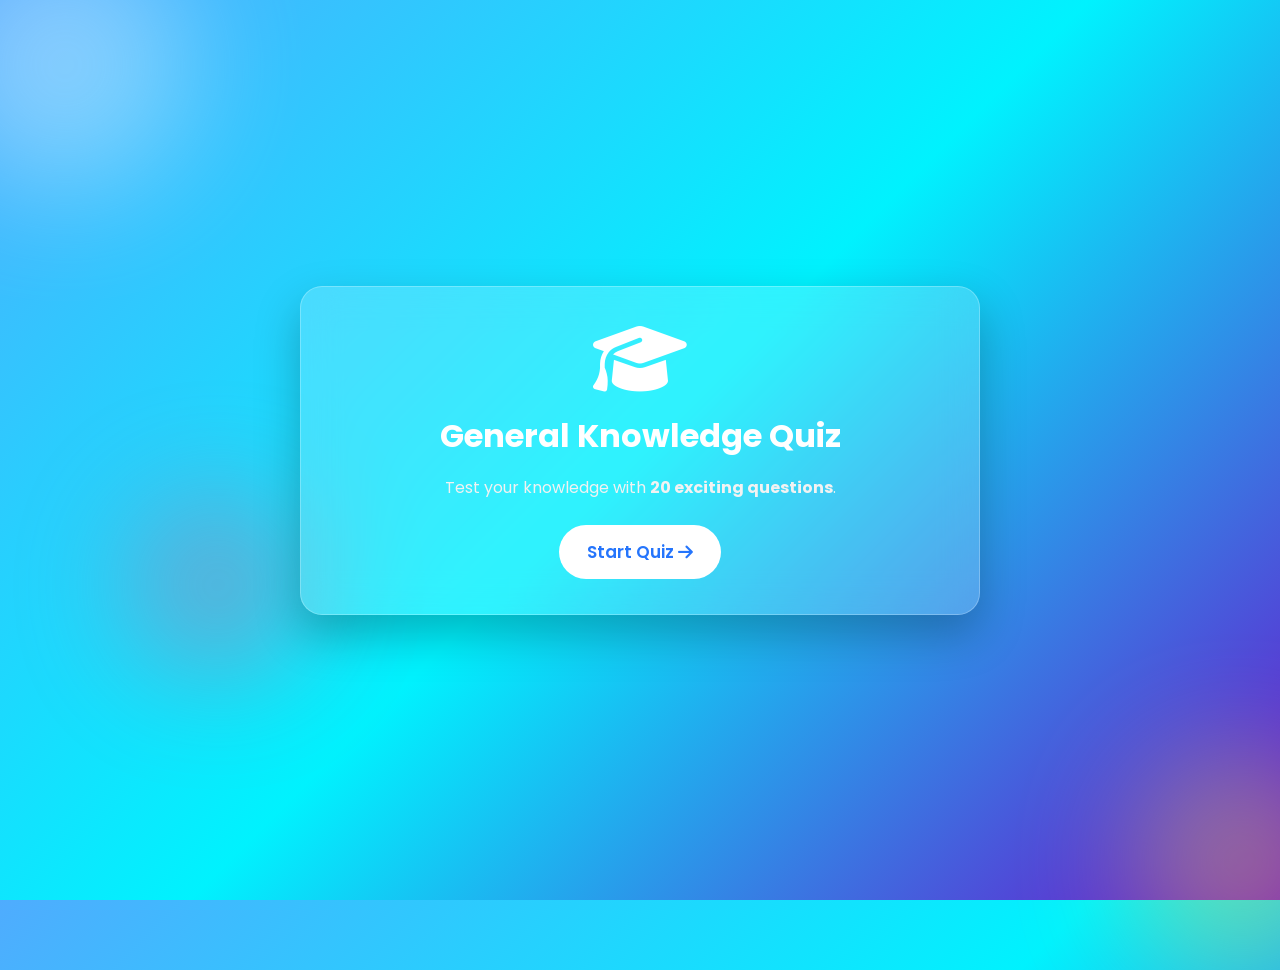
<file: ex3/index.html>
<!DOCTYPE html>
<html lang="en">
<head>
    <meta charset="UTF-8">
    <meta name="viewport" content="width=device-width, initial-scale=1.0">
    <title>Ultimate Quiz App</title>

    <!-- CSS -->
    <link rel="stylesheet" href="style.css">

    <!-- Font Awesome -->
    <link rel="stylesheet"
        href="https://cdnjs.cloudflare.com/ajax/libs/font-awesome/6.5.2/css/all.min.css">
</head>

<body>

    <!-- Background Animation -->
    <div class="bg-circle circle1"></div>
    <div class="bg-circle circle2"></div>
    <div class="bg-circle circle3"></div>

    <div class="container">

        <!-- Start Screen -->
        <div id="start-screen" class="card">

            <i class="fa-solid fa-graduation-cap logo"></i>

            <h1>General Knowledge Quiz</h1>

            <p>
                Test your knowledge with <b>20 exciting questions</b>.
            </p>

            <button id="start-btn">
                Start Quiz
                <i class="fa-solid fa-arrow-right"></i>
            </button>

        </div>


        <!-- Quiz Screen -->
        <div id="quiz-screen" class="card hide">

            <!-- Top -->
            <div class="top">

                <h2>Question <span id="question-number">1</span> / 20</h2>

                <span id="score-box">
                    Score :
                    <span id="live-score">0</span>
                </span>

            </div>

            <!-- Progress -->
            <div class="progress-bar">

                <div id="progress"></div>

            </div>

            <!-- Question -->
            <h3 id="question">
                Loading...
            </h3>

            <!-- Options -->
            <div id="answer-buttons" class="btn-grid">

            </div>

            <!-- Next -->
            <button id="next-btn" class="hide">
                Next Question
                <i class="fa-solid fa-arrow-right"></i>
            </button>

        </div>


        <!-- Result Screen -->
        <div id="result-screen" class="card hide">

            <i class="fa-solid fa-trophy trophy"></i>

            <h1>Quiz Completed!</h1>

            <h2 id="final-score">
                0 / 20
            </h2>

            <h3 id="percentage">
                0%
            </h3>

            <p id="remark">
                Excellent!
            </p>

            <button id="restart-btn">
                <i class="fa-solid fa-rotate-right"></i>
                Restart Quiz
            </button>

        </div>

    </div>

    <!-- JavaScript -->
    <script src="script.js"></script>

</body>
</html>
</file>
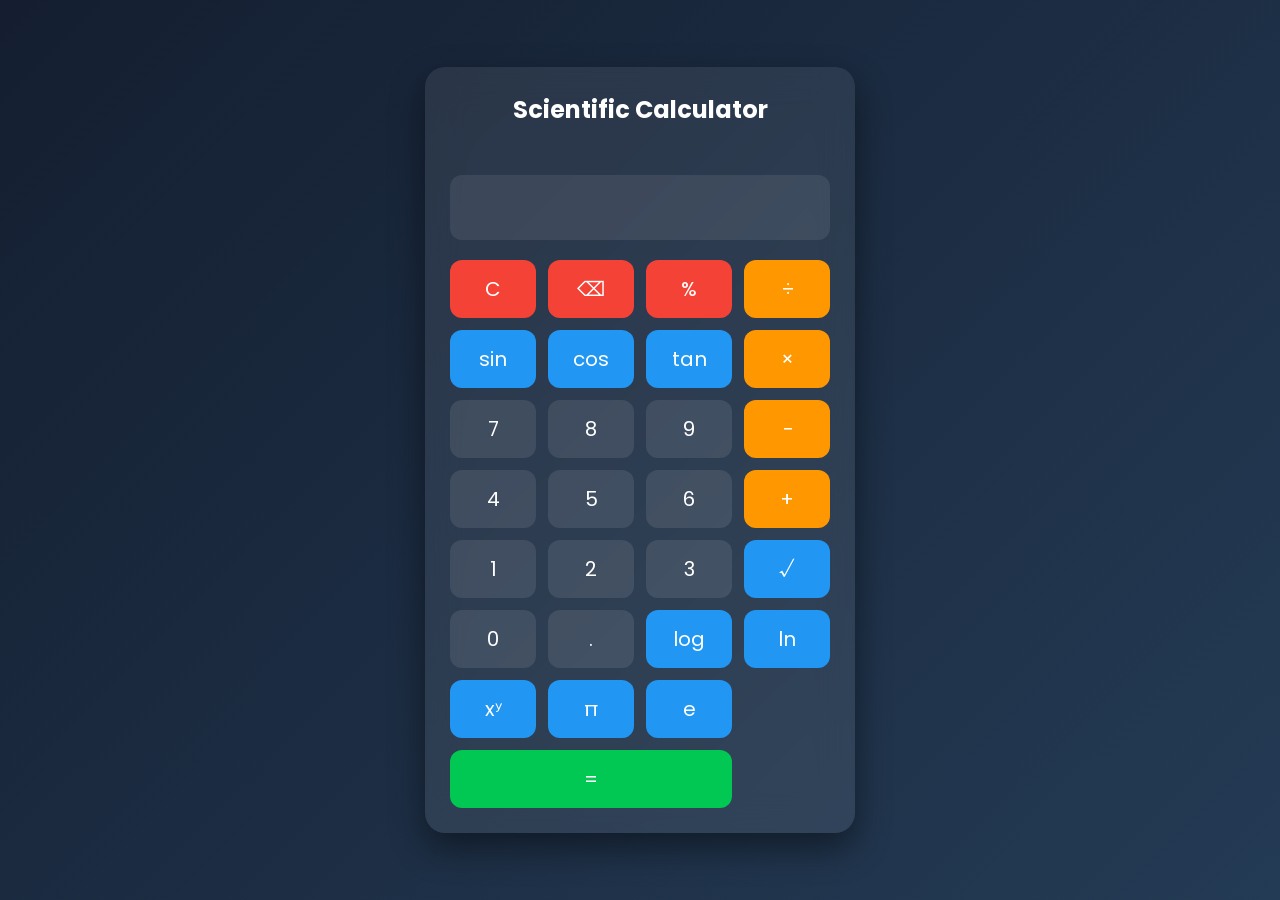
<file: ex4/index.html>
<!DOCTYPE html>
<html lang="en">
<head>
<meta charset="UTF-8">
<meta name="viewport" content="width=device-width, initial-scale=1.0">
<title>Scientific Calculator</title>

<link rel="stylesheet" href="style.css">

<link href="https://fonts.googleapis.com/css2?family=Poppins:wght@300;500;700&display=swap" rel="stylesheet">
</head>

<body>

<div class="calculator">

<h2>Scientific Calculator</h2>

<div class="history" id="history"></div>

<input type="text" id="display" readonly>

<div class="buttons">

<button class="function" onclick="clearDisplay()">C</button>
<button class="function" onclick="backspace()">⌫</button>
<button class="function" onclick="append('%')">%</button>
<button class="operator" onclick="append('/')">÷</button>

<button class="scientific" onclick="appendFunction('Math.sin(')">sin</button>
<button class="scientific" onclick="appendFunction('Math.cos(')">cos</button>
<button class="scientific" onclick="appendFunction('Math.tan(')">tan</button>
<button class="operator" onclick="append('*')">×</button>

<button onclick="append('7')">7</button>
<button onclick="append('8')">8</button>
<button onclick="append('9')">9</button>
<button class="operator" onclick="append('-')">−</button>

<button onclick="append('4')">4</button>
<button onclick="append('5')">5</button>
<button onclick="append('6')">6</button>
<button class="operator" onclick="append('+')">+</button>

<button onclick="append('1')">1</button>
<button onclick="append('2')">2</button>
<button onclick="append('3')">3</button>
<button class="scientific" onclick="appendFunction('Math.sqrt(')">√</button>

<button onclick="append('0')">0</button>
<button onclick="append('.')">.</button>
<button class="scientific" onclick="appendFunction('Math.log10(')">log</button>
<button class="scientific" onclick="appendFunction('Math.log(')">ln</button>

<button class="scientific" onclick="appendFunction('Math.pow(')">xʸ</button>
<button class="scientific" onclick="appendFunction('Math.PI')">π</button>
<button class="scientific" onclick="appendFunction('Math.E')">e</button>

<button class="equal" onclick="calculate()">=</button>

</div>

</div>

<script src="script.js"></script>

</body>
</html>
</file>
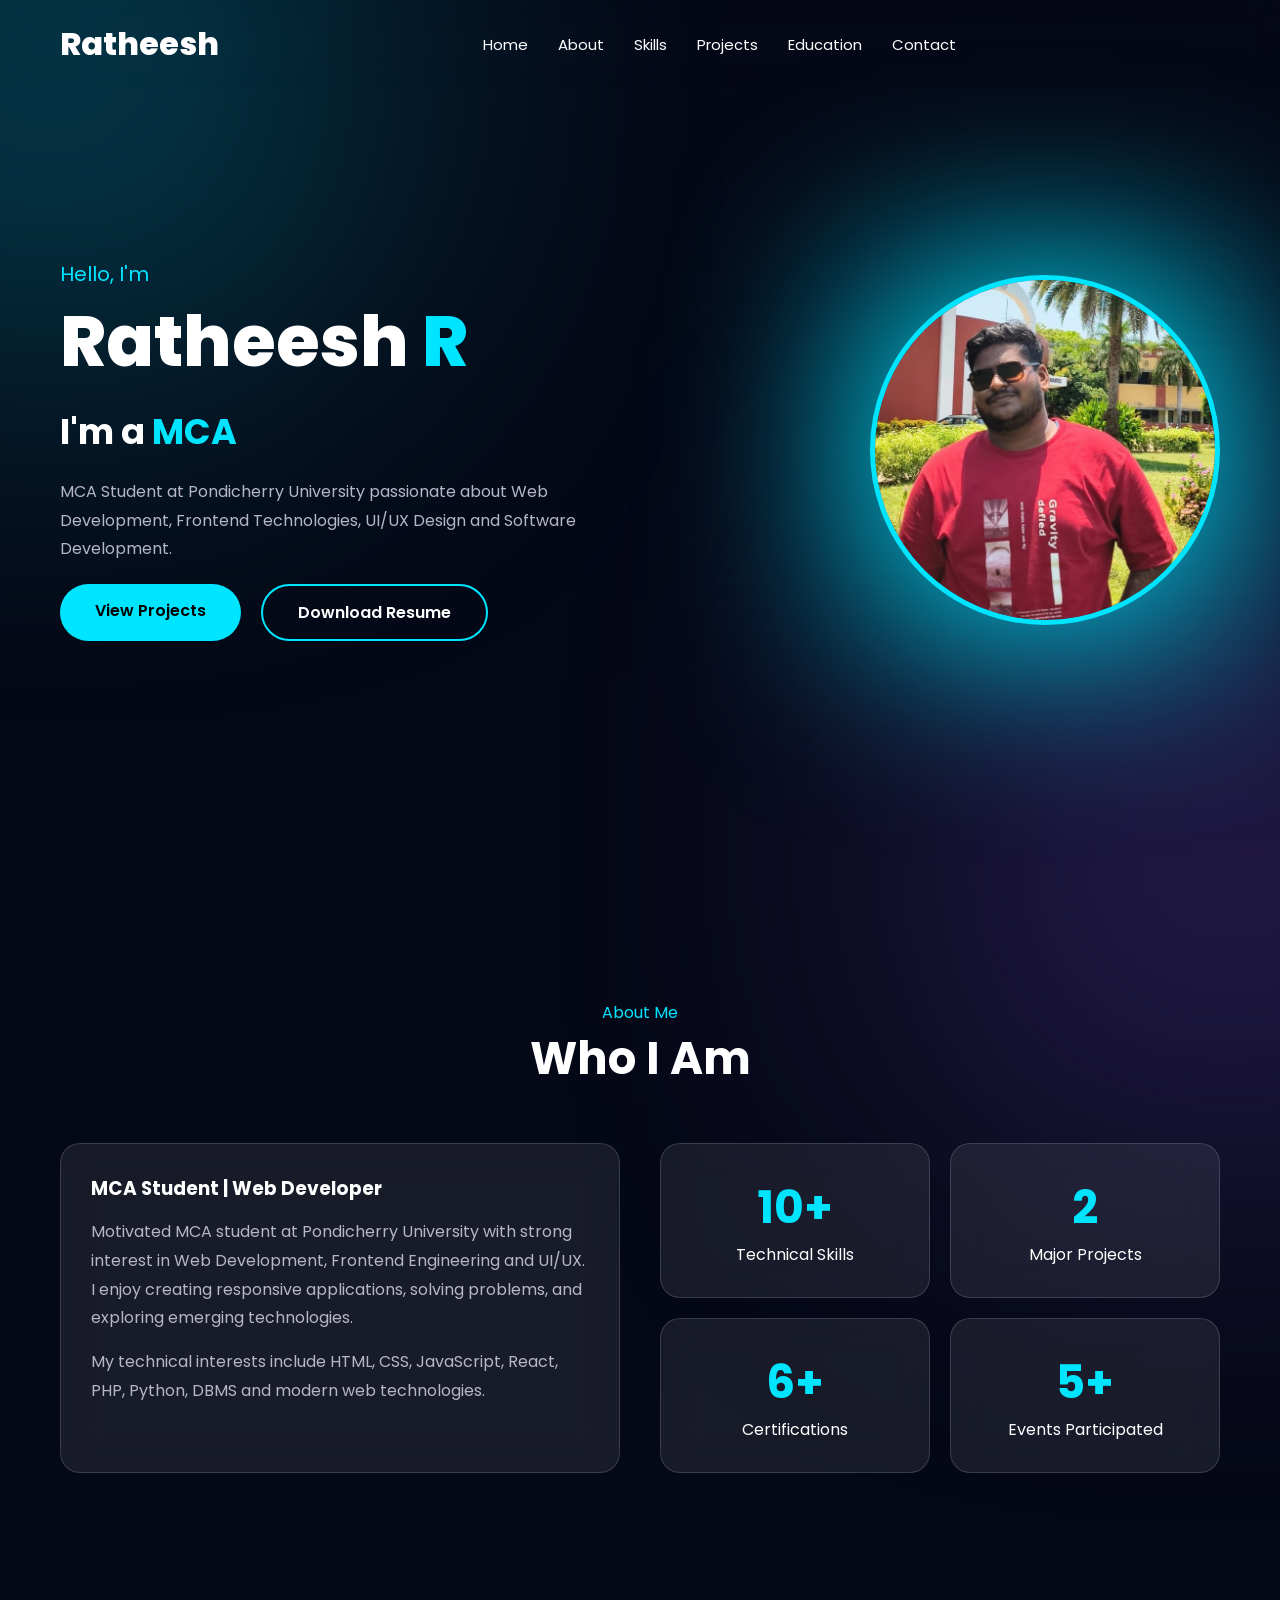
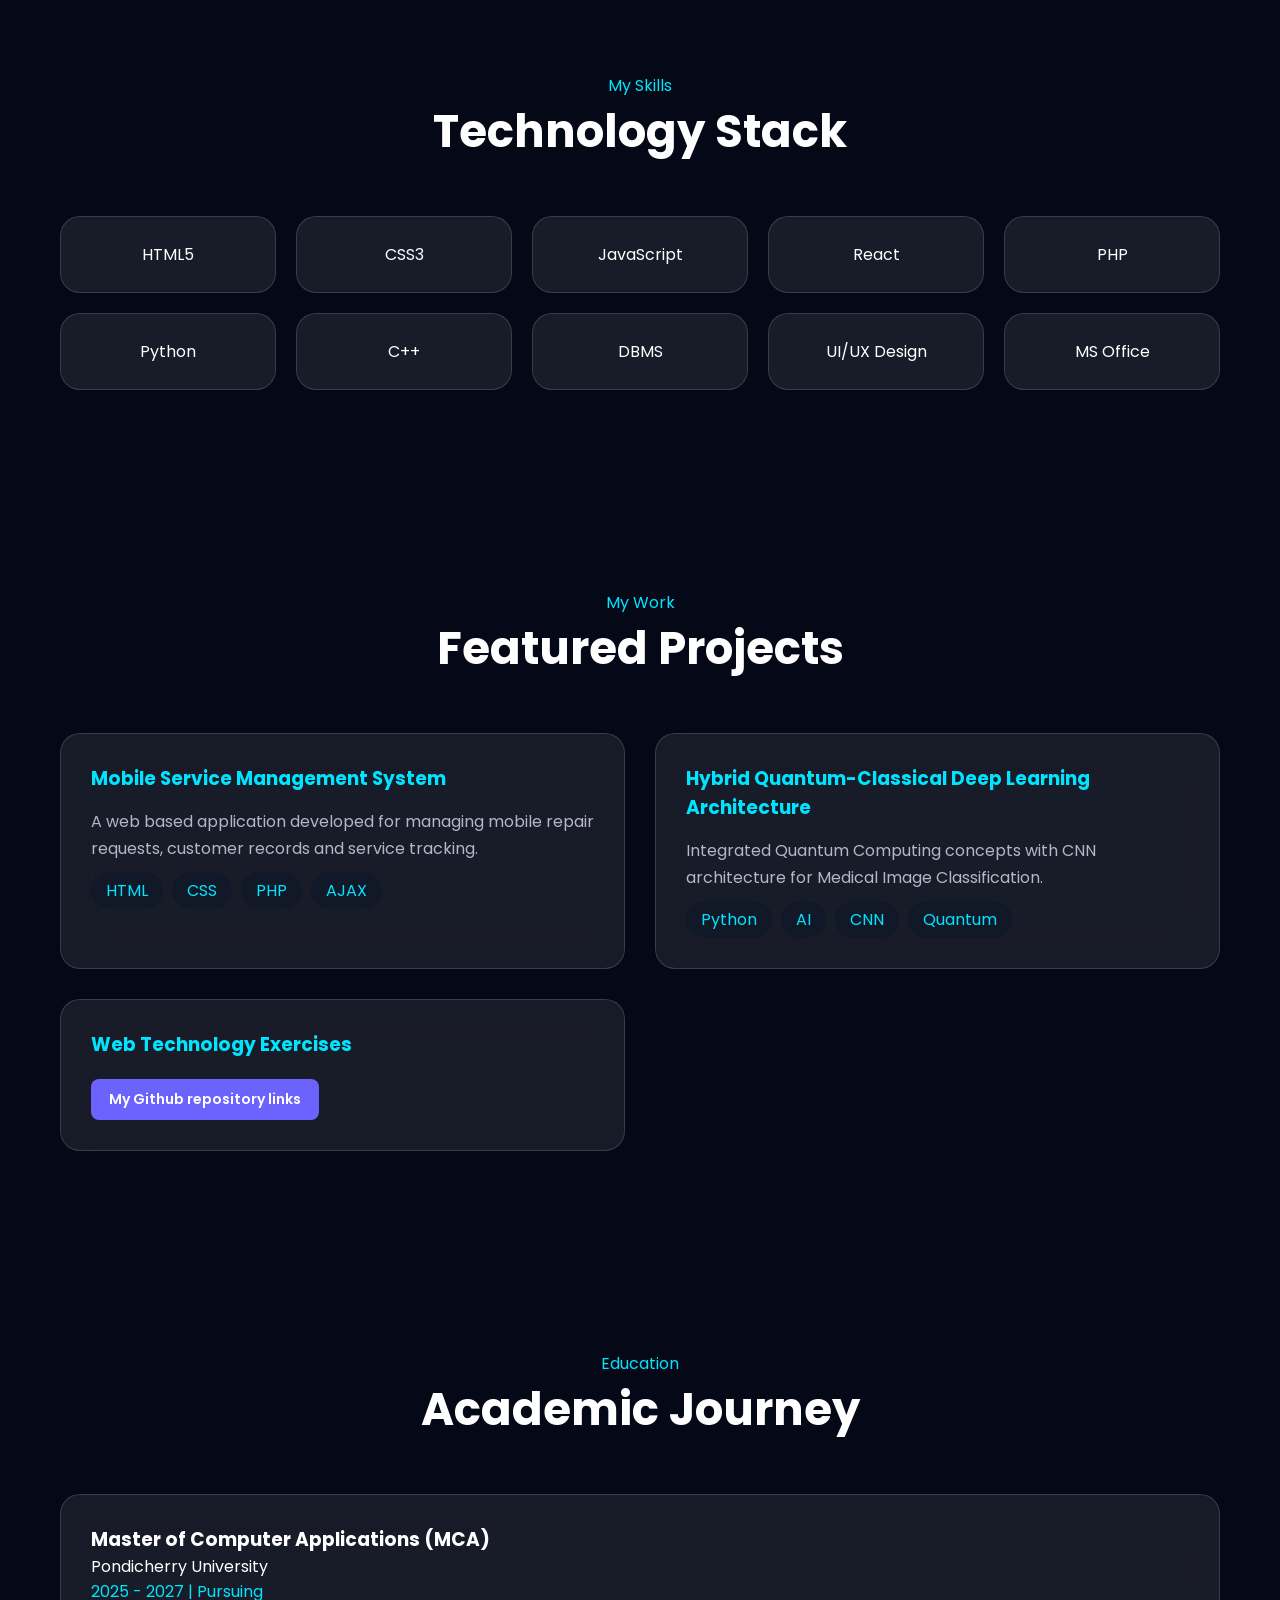
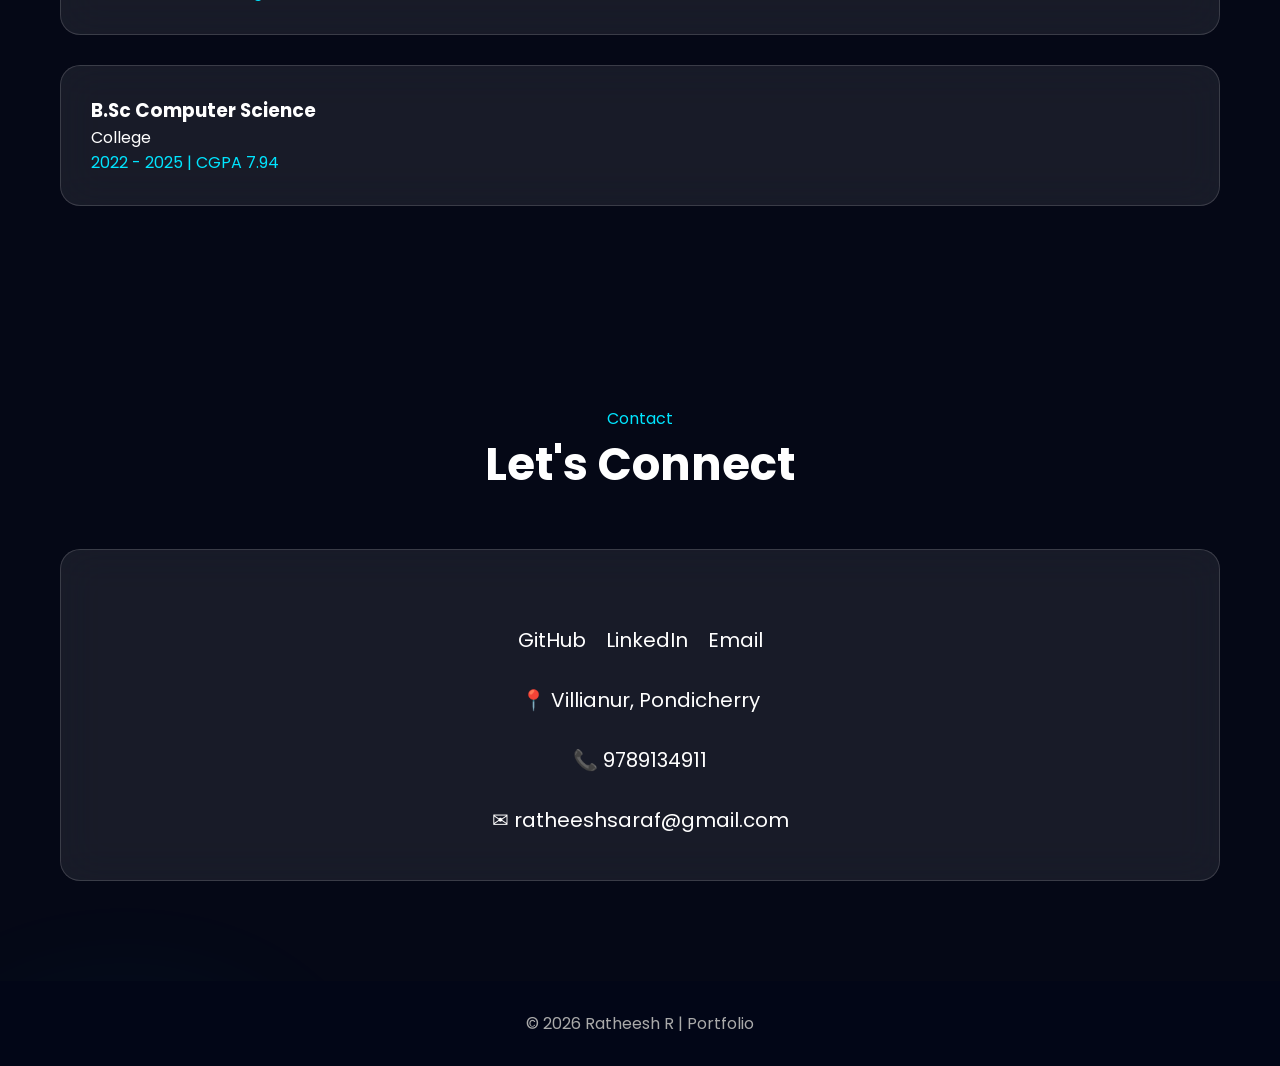
<file: ex1/portfolio/index.html>
<html lang="en">
<head>

<meta charset="UTF-8">
<meta name="viewport" content="width=device-width, initial-scale=1.0">

<title>Ratheesh R | Portfolio</title>

<link rel="preconnect" href="https://fonts.googleapis.com">
<link rel="preconnect" href="https://fonts.gstatic.com" crossorigin>

<link href="https://fonts.googleapis.com/css2?family=Poppins:wght@300;400;500;600;700;800&display=swap" rel="stylesheet">

<link rel="stylesheet" href="style.css">

</head>


<body>


<!-- Loading Screen -->

<div class="loader">

<div class="loader-circle"></div>

<h2>Ratheesh R</h2>

</div>



<!-- Navigation -->

<header>

<nav>

<div class="logo">
Ratheesh<span></span>
</div>


<ul class="nav-links">

<li><a href="#home">Home</a></li>

<li><a href="#about">About</a></li>

<li><a href="#skills">Skills</a></li>

<li><a href="#projects">Projects</a></li>

<li><a href="#education">Education</a></li>

<li><a href="#contact">Contact</a></li>

</ul>


<div class="menu">

<span></span>
<span></span>
<span></span>

</div>


</nav>

</header>





<!-- Hero Section -->


<section id="home" class="hero">


<div class="hero-content">


<p class="hello">
Hello, I'm
</p>


<h1>
Ratheesh <span>R</span>
</h1>


<h2>
I'm a 
<span class="typing"></span>
</h2>


<p class="hero-text">

MCA Student at Pondicherry University passionate about 
Web Development, Frontend Technologies, UI/UX Design 
and Software Development.

</p>



<div class="hero-buttons">

<a href="#projects" class="btn primary">
View Projects
</a>


<a href="Resume.pdf" class="btn secondary" target="_blank">
    Download Resume
</a>


</div>





</div>




<div class="hero-image">


<div class="glow"></div>


<img src="profile.jpg" alt="Ratheesh Profile">


</div>



</section>






<!-- About Section -->


<section id="about" class="section">


<div class="title">

<p>About Me</p>

<h2>Who I Am</h2>

</div>



<div class="about-container">


<div class="about-card">


<h3>
MCA Student | Web Developer
</h3>


<p>

Motivated MCA student at Pondicherry University with strong 
interest in Web Development, Frontend Engineering and UI/UX.

I enjoy creating responsive applications, solving problems,
and exploring emerging technologies.

</p>


<p>

My technical interests include HTML, CSS, JavaScript,
React, PHP, Python, DBMS and modern web technologies.

</p>


</div>





<div class="stats">


<div class="stat-card">

<h2>10+</h2>

<p>Technical Skills</p>

</div>


<div class="stat-card">

<h2>2</h2>

<p>Major Projects</p>

</div>



<div class="stat-card">

<h2>6+</h2>

<p>Certifications</p>

</div>


<div class="stat-card">

<h2>5+</h2>

<p>Events Participated</p>

</div>


</div>



</div>


</section>








<!-- Skills Section -->


<section id="skills" class="section">


<div class="title">

<p>My Skills</p>

<h2>Technology Stack</h2>

</div>



<div class="skills-grid">


<div class="skill">
HTML5
</div>


<div class="skill">
CSS3
</div>


<div class="skill">
JavaScript
</div>


<div class="skill">
React
</div>


<div class="skill">
PHP
</div>


<div class="skill">
Python
</div>


<div class="skill">
C++
</div>


<div class="skill">
DBMS
</div>


<div class="skill">
UI/UX Design
</div>


<div class="skill">
MS Office
</div>


</div>


</section>








<!-- Projects Section -->

<section id="projects" class="section">

    <div class="title">
        <p>My Work</p>
        <h2>Featured Projects</h2>
    </div>


    <div class="project-grid">

        <!-- Project 1 -->

        <div class="project-card">

            <h3>
                Mobile Service Management System
            </h3>

            <p>
                A web based application developed for managing mobile
                repair requests, customer records and service tracking.
            </p>

            <div class="tags">
                <span>HTML</span>
                <span>CSS</span>
                <span>PHP</span>
                <span>AJAX</span>
            </div>

        </div>


        <!-- Project 2 -->

        <div class="project-card">

            <h3>
                Hybrid Quantum-Classical Deep Learning Architecture
            </h3>

            <p>
                Integrated Quantum Computing concepts with CNN architecture
                for Medical Image Classification.
            </p>

            <div class="tags">
                <span>Python</span>
                <span>AI</span>
                <span>CNN</span>
                <span>Quantum</span>
            </div>

        </div>


        <!-- Web Technology Exercises -->

        <div class="project-card">

            <h3>
                Web Technology Exercises
            </h3>


           

            <div class="exercise-links">

                <a href="https://ratheeshsaraf.github.io/web-tech/Vault.html" target="_blank">
                   My Github repository links
                </a>

            </div>

        </div>


    </div>

</section>









<!-- Education -->


<section id="education" class="section">


<div class="title">

<p>Education</p>

<h2>Academic Journey</h2>

</div>



<div class="timeline">


<div class="timeline-box">

<h3>
Master of Computer Applications (MCA)
</h3>

<p>
Pondicherry University
</p>

<span>
2025 - 2027 | Pursuing
</span>


</div>



<div class="timeline-box">

<h3>
B.Sc Computer Science
</h3>

<p>
College
</p>

<span>
2022 - 2025 | CGPA 7.94
</span>


</div>


</div>


</section>








<!-- Contact -->


<section id="contact" class="section">


<div class="title">

<p>Contact</p>

<h2>Let's Connect</h2>

</div>



<div class="contact-box">
<div class="social" style="display: flex; align-items: center; justify-content: center;">
    
<a href="https://github.com/RatheeshSaraf">
GitHub
</a>

<a href="https://www.linkedin.com/in/ratheesh-r-170490408">
LinkedIn
</a>

<a href="mailto:ratheeshsarafmca@gmail.com">
Email
</a>


</div>


<p>
📍 Villianur, Pondicherry
</p>


<p>
📞 9789134911
</p>


<p>
✉ ratheeshsaraf@gmail.com
</p>



</div>


</section>





<footer>

<p>
© 2026 Ratheesh R | Portfolio
</p>

</footer>



<script src="script.js"></script>

</body>

</html>
</file>
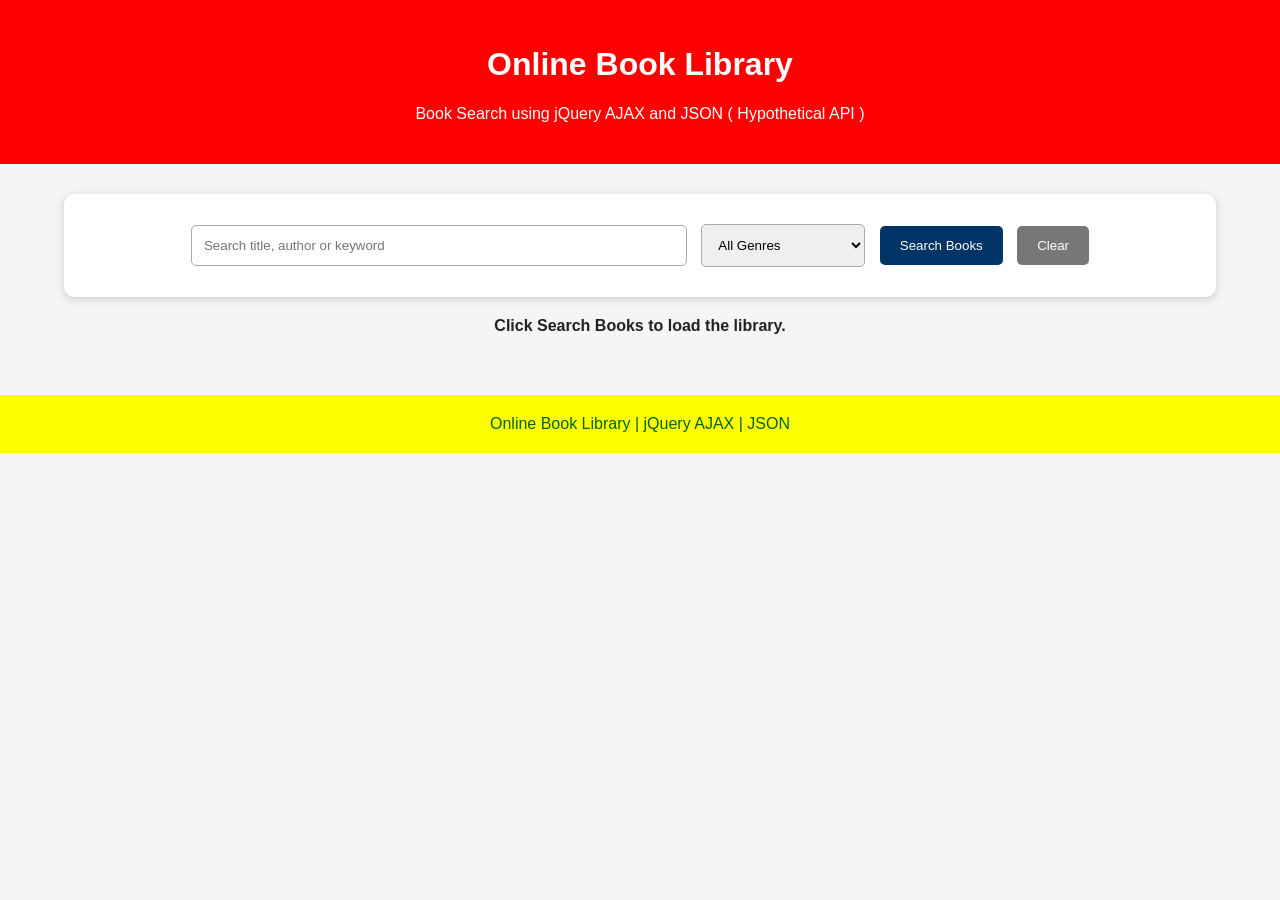
<file: ex10/hyp/index.html>
<!DOCTYPE html>
<html>
<head>
    <title>Online Book Library</title>
    <script src="https://code.jquery.com/jquery-3.7.1.min.js"></script>

    <style>
        * {
            box-sizing: border-box;
        }

        body {
            margin: 0;
            font-family: Arial;
            background: #f3f5f7;
            color: #222;
        }

        header {
            background: red;
            color: white;
            text-align: center;
            padding: 25px;
        }

        .container {
            width: 90%;
            max-width: 1200px;
            margin: 30px auto;
        }

        .search-box {
            background: white;
            padding: 25px;
            border-radius: 10px;
            text-align: center;
            box-shadow: 0 2px 8px #ccc;
        }

        input, select {
            padding: 12px;
            margin: 5px;
            border: 1px solid #aaa;
            border-radius: 5px;
        }

        #search {
            width: 45%;
        }

        button {
            padding: 12px 20px;
            margin: 5px;
            border: none;
            border-radius: 5px;
            background: #003366;
            color: white;
            cursor: pointer;
        }

        #clearBtn {
            background: #777;
        }

        #bookList {
            display: grid;
            grid-template-columns:
                repeat(auto-fit, minmax(280px, 1fr));
            gap: 20px;
            margin-top: 20px;
        }

        .book {
            background: white;
            padding: 20px;
            border-radius: 10px;
            box-shadow: 0 2px 8px #ccc;
            overflow-wrap: anywhere;
        }

        .book h2 {
            color: #003366;
        }

        .book p {
            line-height: 1.5;
        }

        #message {
            text-align: center;
            margin: 20px;
            font-weight: bold;
        }

        footer {
            margin-top: 40px;
            padding: 20px;
            text-align: center;
            background: yellow;
            color: darkgreen;
        }

        @media(max-width: 600px) {
            #search {
                width: 100%;
            }
        }
    </style>
</head>

<body>

<header>
    <h1>Online Book Library</h1>
    <p>Book Search using jQuery AJAX and JSON ( Hypothetical API )</p>
</header>

<div class="container">

    <div class="search-box">
        <input type="text" id="search"
               placeholder="Search title, author or keyword">

        <select id="genre">
            <option value="">All Genres</option>
            <option value="Computer Science">Computer Science</option>
            <option value="Programming">Programming</option>
            <option value="Algorithms">Algorithms</option>
            <option value="Artificial Intelligence">Artificial Intelligence</option>
            <option value="Database">Database</option>
            <option value="Fiction">Fiction</option>
            <option value="Autobiography">Autobiography</option>
            <option value="Web Development">Web Development</option>
        </select>

        <button id="searchBtn">Search Books</button>
        <button id="clearBtn">Clear</button>
    </div>

    <p id="message">Click Search Books to load the library.</p>

    <div id="bookList"></div>

</div>

<footer>
    Online Book Library | jQuery AJAX | JSON
</footer>

<script>
$(document).ready(function() {

    let books = [];

    function loadBooks() {
        $("#message").text("Loading books...");
        $("#bookList").empty();

        $.ajax({
            url: "books.json",
            type: "GET",
            dataType: "json",

            success: function(data) {
                books = data;
                displayBooks(books);
            },

            error: function() {
                $("#message").text(
                    "Unable to load books. Run this project using Live Server."
                );
            }
        });
    }

    function displayBooks(list) {
        $("#bookList").empty();

        if (list.length === 0) {
            $("#message").text("No books found.");
            return;
        }

        $("#message").text(
            "Found " + list.length + " book(s)."
        );

        $.each(list, function(index, book) {
            let card = $("<div>").addClass("book");

            $("<h2>").text(book.title).appendTo(card);
            $("<p>").text("Author: " + book.author).appendTo(card);
            $("<p>").text("Year: " + book.year).appendTo(card);
            $("<p>").text("Genre: " + book.genre).appendTo(card);
            $("<p>").text("Publisher: " + book.publisher).appendTo(card);
            $("<p>").text("Language: " + book.language).appendTo(card);
            $("<p>").text("Editions: " + book.editions).appendTo(card);
            $("<p>").text("ISBN: " + book.isbn).appendTo(card);
            $("<p>").text("Description: " + book.description).appendTo(card);

            $("#bookList").append(card);
        });
    }

    function searchBooks() {
        let query = $("#search").val().trim().toLowerCase();
        let genre = $("#genre").val();

        let filtered = books.filter(function(book) {
            let text = (
                book.title + " " +
                book.author + " " +
                book.publisher + " " +
                book.description
            ).toLowerCase();

            return text.includes(query) &&
                   (genre === "" || book.genre === genre);
        });

        displayBooks(filtered);
    }

    $("#searchBtn").click(function() {
        if (books.length === 0) {
            loadBooks();
        } else {
            searchBooks();
        }
    });

    $("#search").on("keyup", function() {
        if (books.length > 0) {
            searchBooks();
        }
    });

    $("#genre").change(function() {
        if (books.length > 0) {
            searchBooks();
        }
    });

    $("#clearBtn").click(function() {
        $("#search").val("");
        $("#genre").val("");

        if (books.length > 0) {
            displayBooks(books);
        } else {
            $("#bookList").empty();
            $("#message").text("Click Search Books to load the library.");
        }
    });

});
</script>

</body>
</html>
</file>
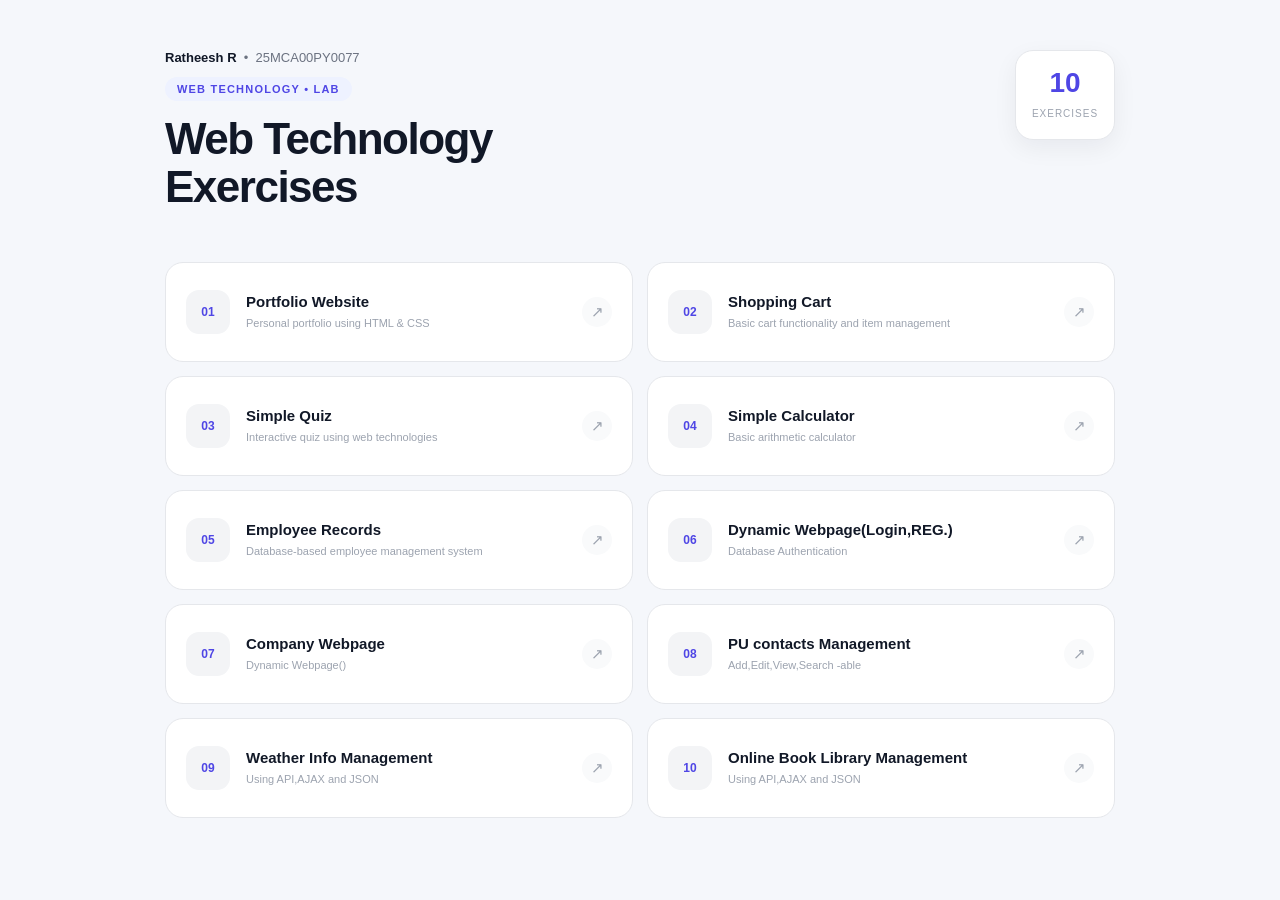
<file: Vault.html>
<!DOCTYPE html>
<html lang="en">

<head>

    <meta charset="UTF-8">
    <meta name="viewport" content="width=device-width, initial-scale=1.0">

    <title>Web Technology Exercises | Ratheesh R</title>

    <style>

        * {
            margin: 0;
            padding: 0;
            box-sizing: border-box;
        }

        body {
            min-height: 100vh;

            font-family:
                Inter,
                -apple-system,
                BlinkMacSystemFont,
                "Segoe UI",
                sans-serif;

            background: #f5f7fb;

            color: #111827;

            padding: 50px 20px;
        }


        /* =========================
           MAIN
        ========================= */

        .container {
            width: 100%;
            max-width: 950px;

            margin: auto;
        }


        /* =========================
           TOP HEADER
        ========================= */

        .top-bar {
            display: flex;
            justify-content: space-between;
            align-items: flex-start;

            margin-bottom: 40px;
        }


        .student-info {
            color: #6b7280;

            font-size: 13px;

            margin-bottom: 12px;
        }


        .student-info strong {
            color: #111827;
        }


        .tag {
            display: inline-flex;

            align-items: center;

            padding: 6px 12px;

            border-radius: 50px;

            background: #eef2ff;

            color: #4f46e5;

            font-size: 11px;

            font-weight: 700;

            letter-spacing: 1.2px;

            margin-bottom: 14px;
        }


        h1 {
            font-size: clamp(30px, 5vw, 44px);

            line-height: 1.1;

            letter-spacing: -1.5px;

            color: #111827;

            margin-bottom: 10px;
        }


        .subtitle {
            max-width: 550px;

            color: #6b7280;

            font-size: 14px;

            line-height: 1.7;
        }


        /* =========================
           COUNT BOX
        ========================= */

        .count-box {
            min-width: 100px;

            padding: 18px 15px;

            text-align: center;

            background: #ffffff;

            border: 1px solid #e5e7eb;

            border-radius: 18px;

            box-shadow:
                0 8px 25px rgba(15, 23, 42, 0.06);
        }


        .count-box strong {
            display: block;

            color: #4f46e5;

            font-size: 28px;

            line-height: 1;

            margin-bottom: 6px;
        }


        .count-box span {
            color: #9ca3af;

            font-size: 10px;

            text-transform: uppercase;

            letter-spacing: 1px;
        }


        /* =========================
           EXERCISE LIST
        ========================= */

        .exercise-list {
            display: grid;

            grid-template-columns: 1fr 1fr;

            gap: 14px;
        }


        /* =========================
           EXERCISE CARD
        ========================= */

        .exercise-item {

            position: relative;

            display: flex;

            align-items: center;

            gap: 16px;

            padding: 20px;

            min-height: 100px;

            background: #ffffff;

            border: 1px solid #e5e7eb;

            border-radius: 18px;

            text-decoration: none;

            color: inherit;

            overflow: hidden;

            transition:
                transform 0.25s ease,
                box-shadow 0.25s ease,
                border-color 0.25s ease;
        }


        .exercise-item::before {

            content: "";

            position: absolute;

            left: 0;
            top: 0;
            bottom: 0;

            width: 4px;

            background: #4f46e5;

            transform: scaleY(0);

            transform-origin: bottom;

            transition: transform 0.25s ease;
        }


        .exercise-item:hover {

            transform: translateY(-4px);

            border-color: #c7d2fe;

            box-shadow:
                0 15px 35px rgba(15, 23, 42, 0.09);
        }


        .exercise-item:hover::before {

            transform: scaleY(1);
        }


        /* =========================
           NUMBER
        ========================= */

        .exercise-number {

            width: 44px;
            height: 44px;

            flex-shrink: 0;

            display: flex;

            align-items: center;
            justify-content: center;

            border-radius: 13px;

            background: #f3f4f6;

            color: #4f46e5;

            font-size: 12px;

            font-weight: 800;

            transition:
                background 0.25s ease,
                color 0.25s ease;
        }


        .exercise-item:hover .exercise-number {

            background: #4f46e5;

            color: #ffffff;
        }


        /* =========================
           CONTENT
        ========================= */

        .exercise-info {

            flex: 1;

            min-width: 0;
        }


        .exercise-info h3 {

            color: #111827;

            font-size: 15px;

            font-weight: 700;

            margin-bottom: 5px;
        }


        .exercise-info p {

            color: #9ca3af;

            font-size: 11px;

            line-height: 1.5;
        }


        /* =========================
           ARROW
        ========================= */

        .exercise-arrow {

            display: flex;

            align-items: center;
            justify-content: center;

            width: 30px;
            height: 30px;

            flex-shrink: 0;

            border-radius: 50%;

            background: #f9fafb;

            color: #9ca3af;

            font-size: 15px;

            transition:
                background 0.25s ease,
                color 0.25s ease,
                transform 0.25s ease;
        }


        .exercise-item:hover .exercise-arrow {

            background: #eef2ff;

            color: #4f46e5;

            transform: translate(2px, -2px);
        }


        /* =========================
           FOOTER
        ========================= */

        .footer {

            display: flex;

            align-items: center;

            justify-content: center;

            gap: 8px;

            margin-top: 28px;

            color: #9ca3af;

            font-size: 11px;
        }


        .status-dot {

            width: 6px;
            height: 6px;

            border-radius: 50%;

            background: #6366f1;
        }


        /* =========================
           MOBILE
        ========================= */

        @media (max-width: 700px) {

            body {
                padding: 35px 15px;
            }


            .top-bar {

                flex-direction: column;

                gap: 25px;
            }


            .count-box {

                align-self: flex-start;

                min-width: 85px;
            }


            .exercise-list {

                grid-template-columns: 1fr;
            }


            h1 {

                font-size: 32px;
            }

        }

    </style>

</head>


<body>


    <main class="container">


        <!-- HEADER -->

        <header class="top-bar">

            <div>
                <span class="status-dot"></span>

                <p class="student-info">
                    <strong>Ratheesh R</strong>
                    &nbsp;•&nbsp;
                    25MCA00PY0077
                </p>


                <span class="tag">
                    WEB TECHNOLOGY • LAB
                </span>


                <h1>
                    Web Technology<br>
                    Exercises
                </h1>


                <p class="subtitle">
                </p>

            </div>


            <div class="count-box">

                <strong>10</strong>

                <span>
                    Exercises
                </span>

            </div>

        </header>


        <!-- EXERCISES -->

        <section class="exercise-list">


            <!-- 01 -->

            <a
                href="https://ratheeshsaraf.github.io/web-tech/ex1/portfolio/index.html"
                target="_blank"
                class="exercise-item"
            >

                <span class="exercise-number">
                    01
                </span>


                <div class="exercise-info">

                    <h3>
                        Portfolio Website
                    </h3>

                    <p>
                        Personal portfolio using HTML & CSS
                    </p>

                </div>


                <span class="exercise-arrow">
                    ↗
                </span>

            </a>


            <!-- 02 -->

            <a
                href="https://ratheeshsaraf.github.io/web-tech/ex2/index.html"
                target="_blank"
                class="exercise-item"
            >

                <span class="exercise-number">
                    02
                </span>


                <div class="exercise-info">

                    <h3>
                        Shopping Cart
                    </h3>

                    <p>
                        Basic cart functionality and item management
                    </p>

                </div>


                <span class="exercise-arrow">
                    ↗
                </span>

            </a>


            <!-- 03 -->

            <a
                href="https://ratheeshsaraf.github.io/web-tech/ex3/index.html"
                target="_blank"
                class="exercise-item"
            >

                <span class="exercise-number">
                    03
                </span>


                <div class="exercise-info">

                    <h3>
                        Simple Quiz
                    </h3>

                    <p>
                        Interactive quiz using web technologies
                    </p>

                </div>


                <span class="exercise-arrow">
                    ↗
                </span>

            </a>


            <!-- 04 -->

            <a
                href="https://ratheeshsaraf.github.io/web-tech/ex4/index.html"
                target="_blank"
                class="exercise-item"
            >

                <span class="exercise-number">
                    04
                </span>


                <div class="exercise-info">

                    <h3>
                        Simple Calculator
                    </h3>

                    <p>
                        Basic arithmetic calculator
                    </p>

                </div>


                <span class="exercise-arrow">
                    ↗
                </span>

            </a>


            <!-- 05 -->

            <a
                href="https://ratheesh.ct.ws/ex5/index.php"
                target="_blank"
                class="exercise-item"
            >

                <span class="exercise-number">
                    05
                </span>


                <div class="exercise-info">

                    <h3>
                        Employee Records
                    </h3>

                    <p>
                        Database-based employee management system
                    </p>

                </div>


                <span class="exercise-arrow">
                    ↗
                </span>

            </a>

         <!-- 06 -->

            <a
                href="https://ratheesh.ct.ws/ex6/index.php"
                target="_blank"
                class="exercise-item"
            >

                <span class="exercise-number">
                    06
                </span>


                <div class="exercise-info">

                    <h3>
                        Dynamic Webpage(Login,REG.)
                    </h3>

                    <p>
                        Database Authentication
                    </p>

                </div>


                <span class="exercise-arrow">
                    ↗
                </span>

            </a>

                     <!-- 07 -->

            <a
                href="https://ratheesh.ct.ws/ex7/index.php"
                target="_blank"
                class="exercise-item"
            >

                <span class="exercise-number">
                    07
                </span>


                <div class="exercise-info">

                    <h3>
                        Company Webpage 
                    </h3>

                    <p>
                        Dynamic Webpage()
                    </p>

                </div>


                <span class="exercise-arrow">
                    ↗
                </span>

            </a>

            
                     <!-- 08 -->

            <a
                href="https://ratheesh.ct.ws/ex8/admin_home.php"
                target="_blank"
                class="exercise-item"
            >

                <span class="exercise-number">
                    08
                </span>


                <div class="exercise-info">

                    <h3>
                        PU contacts Management
                    </h3>

                    <p>
                         Add,Edit,View,Search -able
                    </p>

                </div>


                <span class="exercise-arrow">
                    ↗
                </span>

            </a>
        <!-- 09 -->

            <a
                href="https://ratheeshsaraf.github.io/web-tech/ex9/ex9.html"
                target="_blank"
                class="exercise-item"
            >

                <span class="exercise-number">
                    09
                </span>


                <div class="exercise-info">

                    <h3>
                        Weather Info Management
                    </h3>

                    <p>
                         Using API,AJAX and JSON
                    </p>

                </div>


                <span class="exercise-arrow">
                    ↗
                </span>

            </a>

        <!-- 10 -->

            <a
                href="https://ratheeshsaraf.github.io/web-tech/ex10/ex10.html"
                target="_blank"
                class="exercise-item"
            >

                <span class="exercise-number">
                    10
                </span>


                <div class="exercise-info">

                    <h3>
                        Online Book Library  Management
                    </h3>

                    <p>
                         Using API,AJAX and JSON
                    </p>

                </div>


                <span class="exercise-arrow">
                    ↗
                </span>

            </a>


        </section>


        <!-- FOOTER -->

        <footer class="footer">

            <span>
            </span>


        </footer>


    </main>


</body>

</html>
</file>
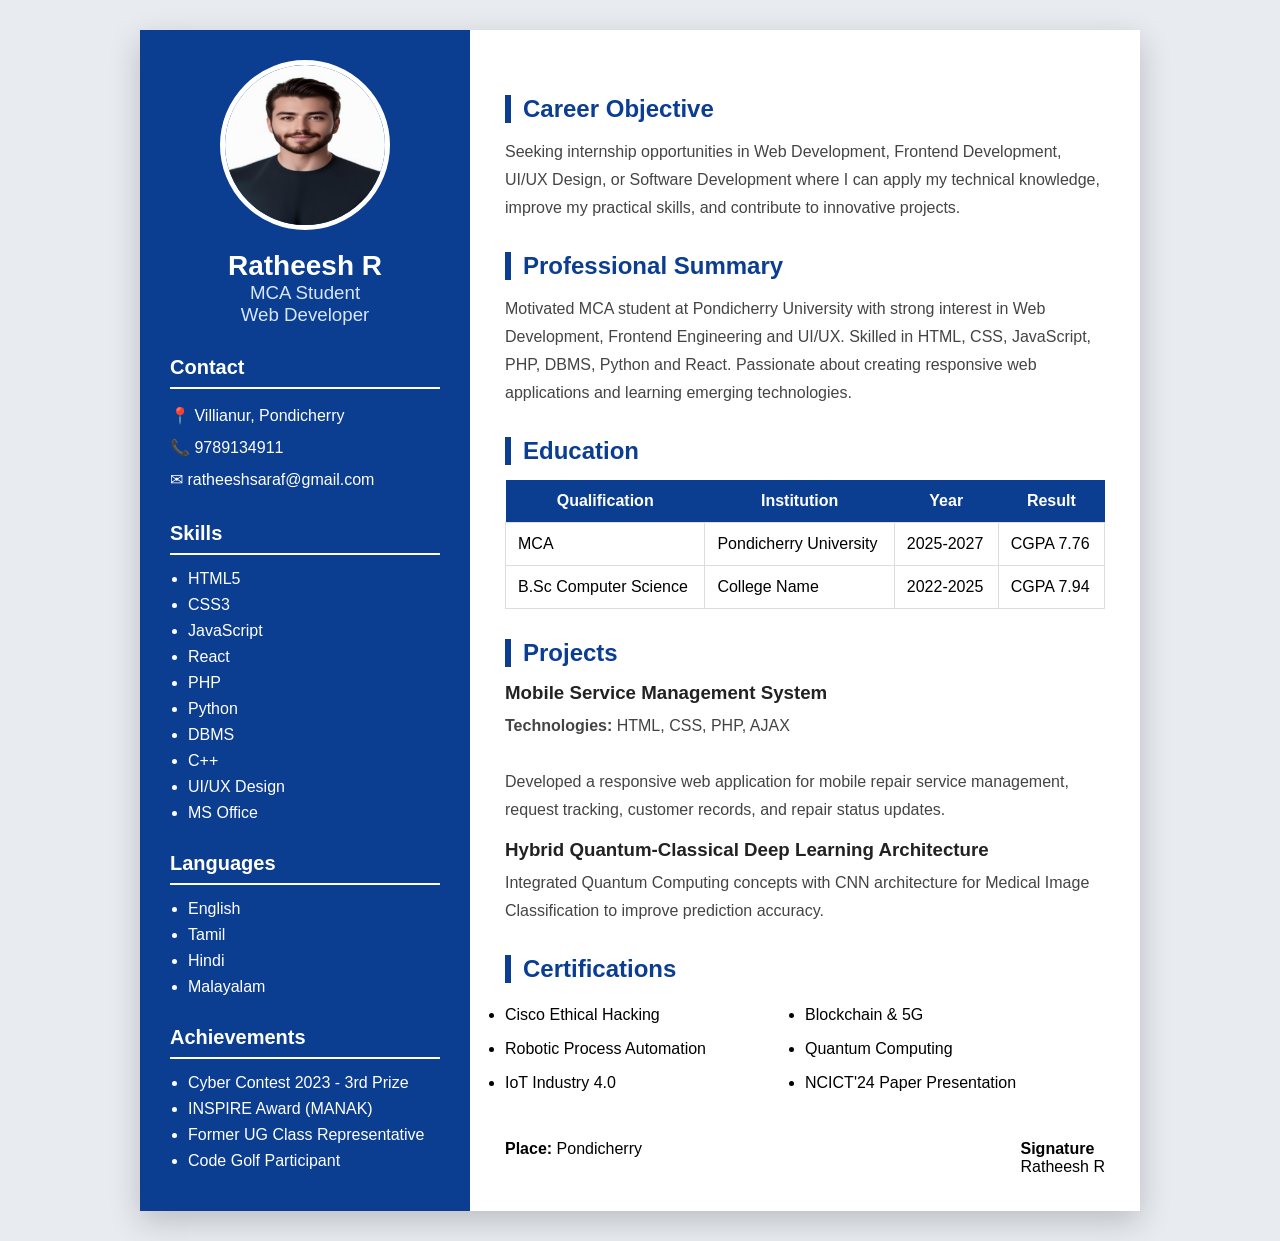
<file: ex1/ex1.html>
<!DOCTYPE html>
<html lang="en">
<head>
<meta charset="UTF-8">
<meta name="viewport" content="width=device-width, initial-scale=1.0">
<title>Ratheesh R - Resume</title>

<style>

*{
    margin:0;
    padding:0;
    box-sizing:border-box;
    font-family:Arial, Helvetica, sans-serif;
}

body{
    background:#e8ecf1;
    padding:30px;
}

.resume{
    width:1000px;
    margin:auto;
    background:white;
    display:flex;
    box-shadow:0 10px 30px rgba(0,0,0,.2);
}

/* LEFT SIDE */

.left{
    width:33%;
    background:#0b3d91;
    color:white;
    padding:30px;
}

.left img{
    width:170px;
    height:170px;
    border-radius:50%;
    border:5px solid white;
    display:block;
    margin:auto;
}

.left h1{
    text-align:center;
    margin-top:20px;
    font-size:28px;
}

.left h3{
    text-align:center;
    font-weight:normal;
    margin-bottom:30px;
    color:#d7e7ff;
}

.section{
    margin-top:30px;
}

.section h2{
    border-bottom:2px solid white;
    padding-bottom:8px;
    margin-bottom:15px;
    font-size:20px;
}

.section p{
    margin:8px 0;
    line-height:24px;
}

.section ul{
    margin-left:18px;
}

.section li{
    margin:8px 0;
}

/* RIGHT SIDE */

.right{
    width:67%;
    padding:35px;
}

.right h2{
    color:#0b3d91;
    border-left:6px solid #0b3d91;
    padding-left:12px;
    margin:30px 0 15px;
}

.right p{
    line-height:28px;
    color:#444;
}

table{
    width:100%;
    border-collapse:collapse;
    margin-top:15px;
}

table th{
    background:#0b3d91;
    color:white;
    padding:12px;
}

table td{
    padding:12px;
    border:1px solid #ddd;
}

.project{
    margin-top:15px;
}

.project h3{
    color:#222;
    margin-bottom:8px;
}

.project p{
    margin-bottom:15px;
}

.skills{
    display:grid;
    grid-template-columns:repeat(2,1fr);
}

.skills li{
    margin:8px 0;
}

.footer{
    margin-top:40px;
    display:flex;
    justify-content:space-between;
}

</style>

</head>

<body>

<div class="resume">

<!-- LEFT -->

<div class="left">

<img src="pr.jpg">

<h1>Ratheesh R</h1>

<h3>MCA Student<br>Web Developer</h3>

<div class="section">

<h2>Contact</h2>

<p>📍 Villianur, Pondicherry</p>

<p>📞 9789134911</p>

<p>✉ ratheeshsaraf@gmail.com</p>

</div>

<div class="section">

<h2>Skills</h2>

<ul>

<li>HTML5</li>
<li>CSS3</li>
<li>JavaScript</li>
<li>React</li>
<li>PHP</li>
<li>Python</li>
<li>DBMS</li>
<li>C++</li>
<li>UI/UX Design</li>
<li>MS Office</li>

</ul>

</div>

<div class="section">

<h2>Languages</h2>

<ul>

<li>English</li>
<li>Tamil</li>
<li>Hindi</li>
<li>Malayalam</li>

</ul>

</div>

<div class="section">

<h2>Achievements</h2>

<ul>

<li>Cyber Contest 2023 - 3rd Prize</li>

<li>INSPIRE Award (MANAK)</li>

<li>Former UG Class Representative</li>

<li>Code Golf Participant</li>

</ul>

</div>

</div>

<!-- RIGHT -->

<div class="right">

<h2>Career Objective</h2>

<p>

Seeking internship opportunities in Web Development,
Frontend Development, UI/UX Design, or Software Development
where I can apply my technical knowledge, improve my practical
skills, and contribute to innovative projects.

</p>

<h2>Professional Summary</h2>

<p>

Motivated MCA student at Pondicherry University with strong
interest in Web Development, Frontend Engineering and UI/UX.
Skilled in HTML, CSS, JavaScript, PHP, DBMS, Python and React.
Passionate about creating responsive web applications and
learning emerging technologies.

</p>

<h2>Education</h2>

<table>

<tr>

<th>Qualification</th>

<th>Institution</th>

<th>Year</th>

<th>Result</th>

</tr>

<tr>

<td>MCA</td>

<td>Pondicherry University</td>

<td>2025-2027</td>

<td>CGPA 7.76</td>

</tr>

<tr>

<td>B.Sc Computer Science</td>

<td>College Name</td>

<td>2022-2025</td>

<td>CGPA 7.94</td>

</tr>

</table>

<h2>Projects</h2>

<div class="project">

<h3>Mobile Service Management System</h3>

<p>

<b>Technologies:</b> HTML, CSS, PHP, AJAX

<br><br>

Developed a responsive web application for mobile repair
service management, request tracking, customer records,
and repair status updates.

</p>

</div>

<div class="project">

<h3>Hybrid Quantum-Classical Deep Learning Architecture</h3>

<p>

Integrated Quantum Computing concepts with CNN architecture
for Medical Image Classification to improve prediction accuracy.

</p>

</div>

<h2>Certifications</h2>

<ul class="skills">

<li>Cisco Ethical Hacking</li>

<li>Blockchain & 5G</li>

<li>Robotic Process Automation</li>

<li>Quantum Computing</li>

<li>IoT Industry 4.0</li>

<li>NCICT'24 Paper Presentation </li>

</ul>

<div class="footer">

<div>

<b>Place:</b> Pondicherry

</div>

<div>

<b>Signature</b><br>

Ratheesh R

</div>

</div>
</div>
</div>
</body>
</html>
</file>
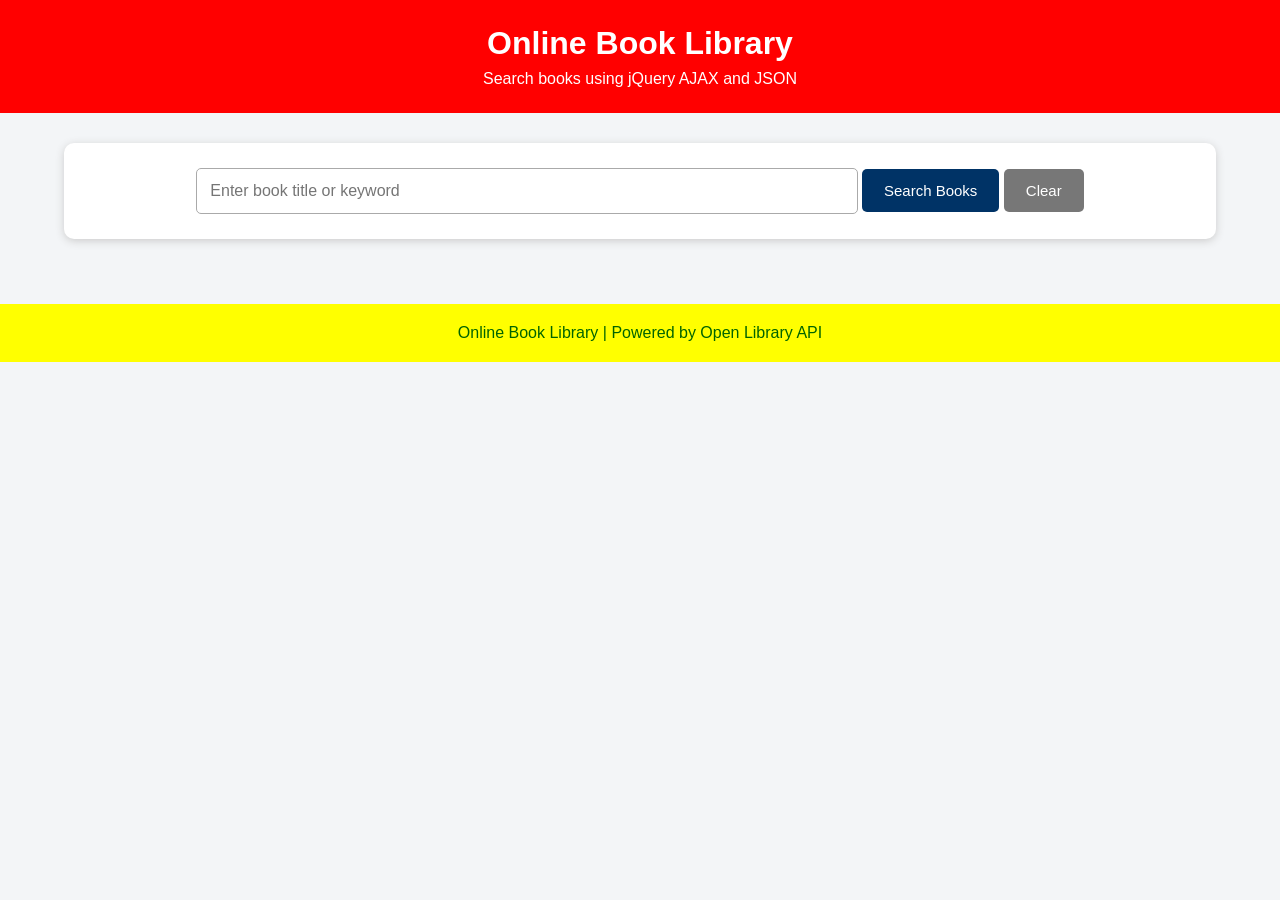
<file: ex10/ex10.html>
<!DOCTYPE html>
<html>

<head>

    <title>Online Book Library</title>

    <script src="https://code.jquery.com/jquery-3.7.1.min.js"></script>

    <style>

        * {
            box-sizing: border-box;
        }

        body {
            margin: 0;
            font-family: Arial, sans-serif;
            background: #f3f5f7;
            color: #222;
        }

        header {
            background: red;
            color: white;
            padding: 25px;
            text-align: center;
        }

        header h1 {
            margin: 0;
        }

        header p {
            margin: 8px 0 0;
        }

        .container {
            width: 90%;
            max-width: 1200px;
            margin: 30px auto;
        }

        .search-box {
            background: white;
            padding: 25px;
            border-radius: 10px;
            box-shadow: 0 2px 8px #ccc;
            text-align: center;
        }

        .search-box input {
            width: 60%;
            padding: 13px;
            border: 1px solid #aaa;
            border-radius: 5px;
            font-size: 16px;
        }

        button {
            padding: 13px 22px;
            border: none;
            border-radius: 5px;
            cursor: pointer;
            color: white;
            font-size: 15px;
        }

        #searchBtn {
            background: #003366;
        }

        #clearBtn {
            background: #777;
        }

        #loading {
            display: none;
            text-align: center;
            margin: 25px;
            font-size: 18px;
        }

        #resultInfo {
            margin: 25px 0 15px;
            font-weight: bold;
        }

        #bookList {
            display: grid;
            grid-template-columns:
                repeat(auto-fit, minmax(280px, 1fr));
            gap: 20px;
        }

        .book {
            background: white;
            border-radius: 10px;
            padding: 20px;
            box-shadow: 0 2px 8px #ccc;
        }

        .book img {
            display: block;
            width: 130px;
            height: 190px;
            object-fit: cover;
            margin: 0 auto 15px;
            border-radius: 5px;
        }

        .book h2 {
            font-size: 20px;
            margin: 10px 0;
        }

        .book p {
            margin: 7px 0;
        }

        .book a {
            display: inline-block;
            margin-top: 12px;
            padding: 9px 15px;
            background: #003366;
            color: white;
            text-decoration: none;
            border-radius: 5px;
        }

        .message {
            background: white;
            padding: 25px;
            text-align: center;
            border-radius: 8px;
            margin-top: 20px;
        }

        footer {
            margin-top: 40px;
            background: yellow;
            color: darkgreen;
            padding: 20px;
            text-align: center;
        }

        @media(max-width: 600px) {

            .search-box input {
                width: 100%;
                margin-bottom: 10px;
            }

            button {
                width: 100%;
                margin-top: 5px;
            }

        }

    </style>

</head>


<body>


<header>

    <h1>Online Book Library</h1>

    <p>
        Search books using jQuery AJAX and JSON
    </p>

</header>


<div class="container">


    <div class="search-box">

        <input
            type="text"
            id="search"
            placeholder="Enter book title or keyword">

        <button id="searchBtn">
            Search Books
        </button>

        <button id="clearBtn">
            Clear
        </button>

    </div>


    <div id="loading">
        Loading books...
    </div>


    <div id="resultInfo"></div>


    <div id="bookList"></div>


</div>


<footer>

    Online Book Library |
    Powered by Open Library API

</footer>


<script>

$(document).ready(function() {


    $("#searchBtn").click(function() {

        searchBooks();

    });


    $("#search").keypress(function(event) {

        if (event.which == 13) {

            searchBooks();

        }

    });


    $("#clearBtn").click(function() {

        $("#search").val("");

        $("#bookList").html("");

        $("#resultInfo").html("");

    });


    function searchBooks() {


        let query = $("#search").val().trim();


        if (query == "") {

            $("#resultInfo").html(
                "<div class='message'>" +
                "Please enter a book title or keyword." +
                "</div>"
            );

            return;

        }


        $("#loading").show();

        $("#bookList").html("");

        $("#resultInfo").html("");


        $.ajax({

            url:
            "https://openlibrary.org/search.json?q="
            + encodeURIComponent(query)
            + "&limit=12",

            type: "GET",

            dataType: "json",


            success: function(data) {


                $("#loading").hide();


                if (data.docs.length == 0) {

                    $("#resultInfo").html(
                        "<div class='message'>" +
                        "No books found." +
                        "</div>"
                    );

                    return;

                }


                $("#resultInfo").html(
                    "Found " +
                    data.numFound +
                    " books. Showing first " +
                    Math.min(data.docs.length, 12) +
                    " results."
                );


                $.each(
                    data.docs.slice(0, 12),
                    function(index, book) {


                        let title =
                            book.title ||
                            "Unknown Title";


                        let author =
                            book.author_name
                            ? book.author_name[0]
                            : "Unknown Author";


                        let year =
                            book.first_publish_year ||
                            "Unknown";


                        let editions =
                            book.edition_count ||
                            "Unknown";


                        let publisher =
                            book.publisher
                            ? book.publisher[0]
                            : "Unknown";


                        let language =
                            book.language
                            ? book.language[0]
                            : "Unknown";


                        let cover;


                        if (book.cover_i) {

                            cover =
                            "https://covers.openlibrary.org/b/id/"
                            + book.cover_i
                            + "-M.jpg";

                        } else {

                            cover =
                            "https://via.placeholder.com/130x190"
                            + "?text=No+Cover";

                        }


                        let bookLink =
                            book.key
                            ? "https://openlibrary.org"
                            + book.key
                            : "#";


                        let html =

                        "<div class='book'>" +

                        "<img src='" +
                        cover +
                        "' alt='Book Cover'>" +

                        "<h2>" +
                        title +
                        "</h2>" +

                        "<p><b>Author:</b> " +
                        author +
                        "</p>" +

                        "<p><b>First Published:</b> " +
                        year +
                        "</p>" +

                        "<p><b>Editions:</b> " +
                        editions +
                        "</p>" +

                        "<p><b>Publisher:</b> " +
                        publisher +
                        "</p>" +

                        "<p><b>Language:</b> " +
                        language +
                        "</p>" +

                        "<a href='" +
                        bookLink +
                        "' target='_blank'>" +
                        "View Book" +
                        "</a>" +

                        "</div>";


                        $("#bookList").append(html);


                    }
                );

            },


            error: function() {


                $("#loading").hide();


                $("#resultInfo").html(

                    "<div class='message'>" +

                    "Unable to fetch book data. " +

                    "Please check your internet connection." +

                    "</div>"

                );

            }

        });

    }

});

</script>


</body>

</html>
</file>
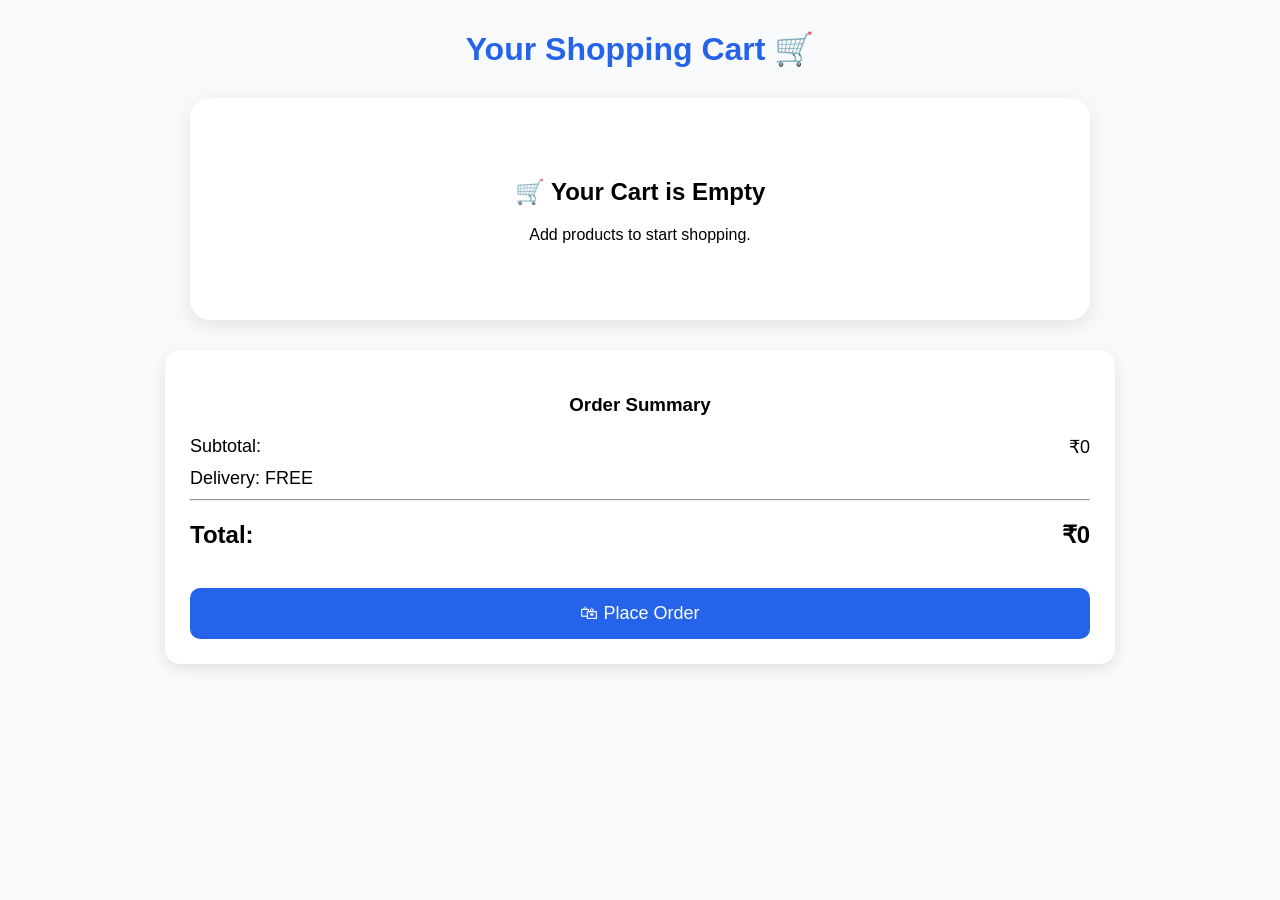
<file: ex2/cart.html>
<!DOCTYPE html>

<html>

<head>

<title>Your Cart</title>

<link rel="stylesheet" href="css/cart.css">

</head>


<body>


<h1 class="cartTitle">

Your Shopping Cart 🛒

</h1>


<div id="cartItems"></div>



<div class="cartSummary">

    <h3>Order Summary</h3>

    <p>Subtotal: <span id="subtotal">₹0</span></p>

    <p>Delivery: FREE</p>

    <hr>

    <h2>Total: <span id="cartTotal">₹0</span></h2>

    <a href="checkout.html">
        <button class="checkoutBtn">🛍 Place Order</button>
    </a>

</div>



<script src="js/products.js"></script>
<script src="js/cart.js"></script>

<script>

renderCart();

</script>


</body>

</html>
</file>
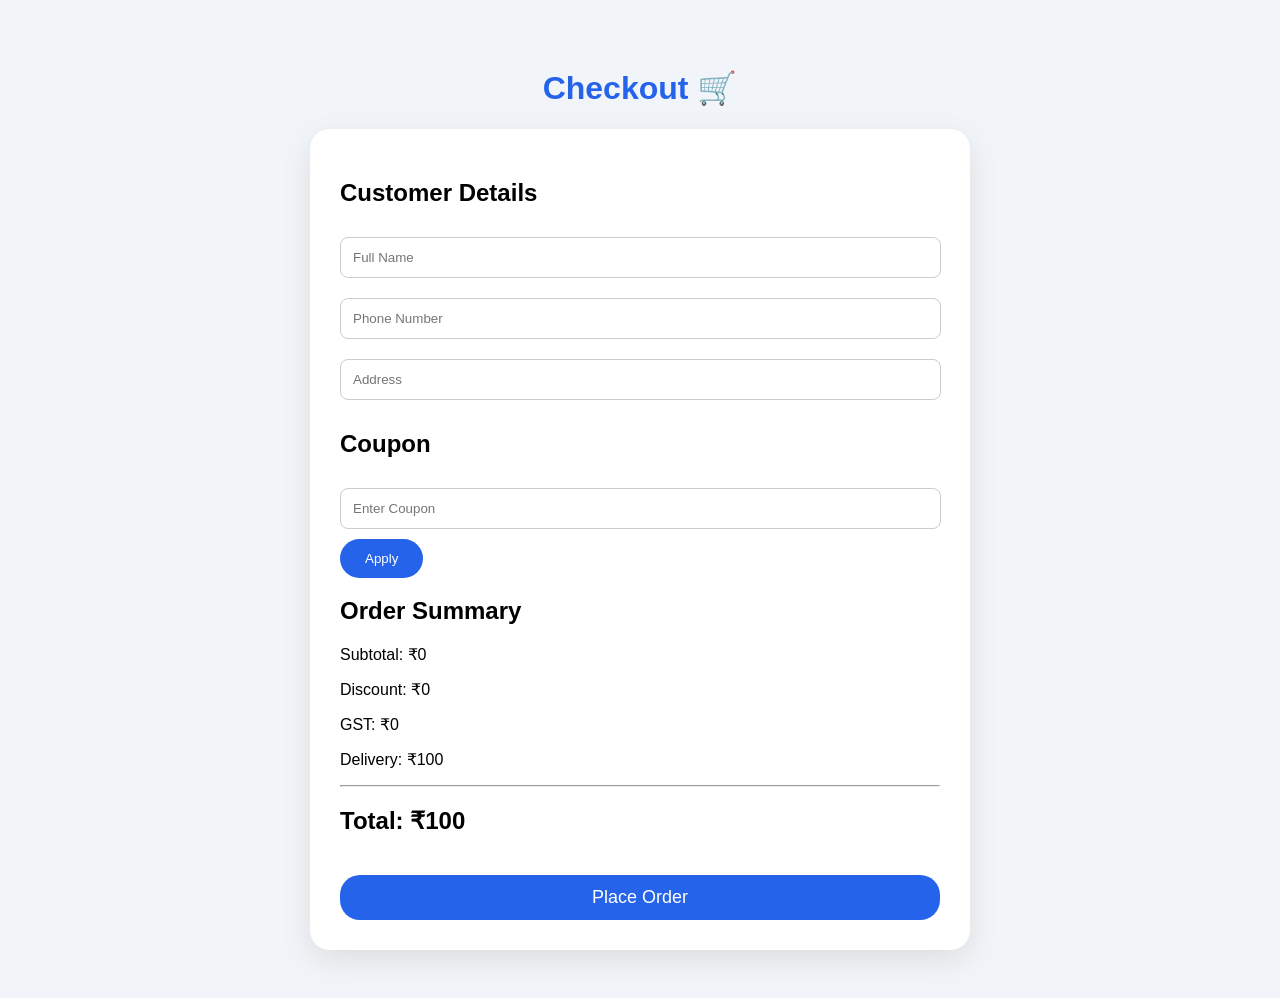
<file: ex2/checkout.html>
<!DOCTYPE html>
<html>

<head>

<title>Checkout</title>

<link rel="stylesheet" href="css/checkout.css">

</head>


<body>


<h1>
Checkout 🛒
</h1>



<div class="checkoutBox">


<h2>
Customer Details
</h2>


<input id="name" placeholder="Full Name">


<input id="phone" placeholder="Phone Number">


<input id="address" placeholder="Address">





<h2>
Coupon
</h2>


<input id="coupon" placeholder="Enter Coupon">


<button onclick="applyCoupon()">

Apply

</button>





<h2>
Order Summary
</h2>


<p>
Subtotal:
₹<span id="subtotal">0</span>
</p>


<p>
Discount:
₹<span id="discount">0</span>
</p>


<p>
GST:
₹<span id="gst">0</span>
</p>


<p>
Delivery:
₹<span id="delivery">0</span>
</p>


<hr>


<h2>

Total:
₹<span id="grandTotal">0</span>

</h2>



<button class="orderBtn"
onclick="placeOrder()">

Place Order

</button>



</div>





<script src="js/products.js"></script>

<script src="js/cart.js"></script>

<script src="js/checkout.js"></script>


</body>

</html>
</file>
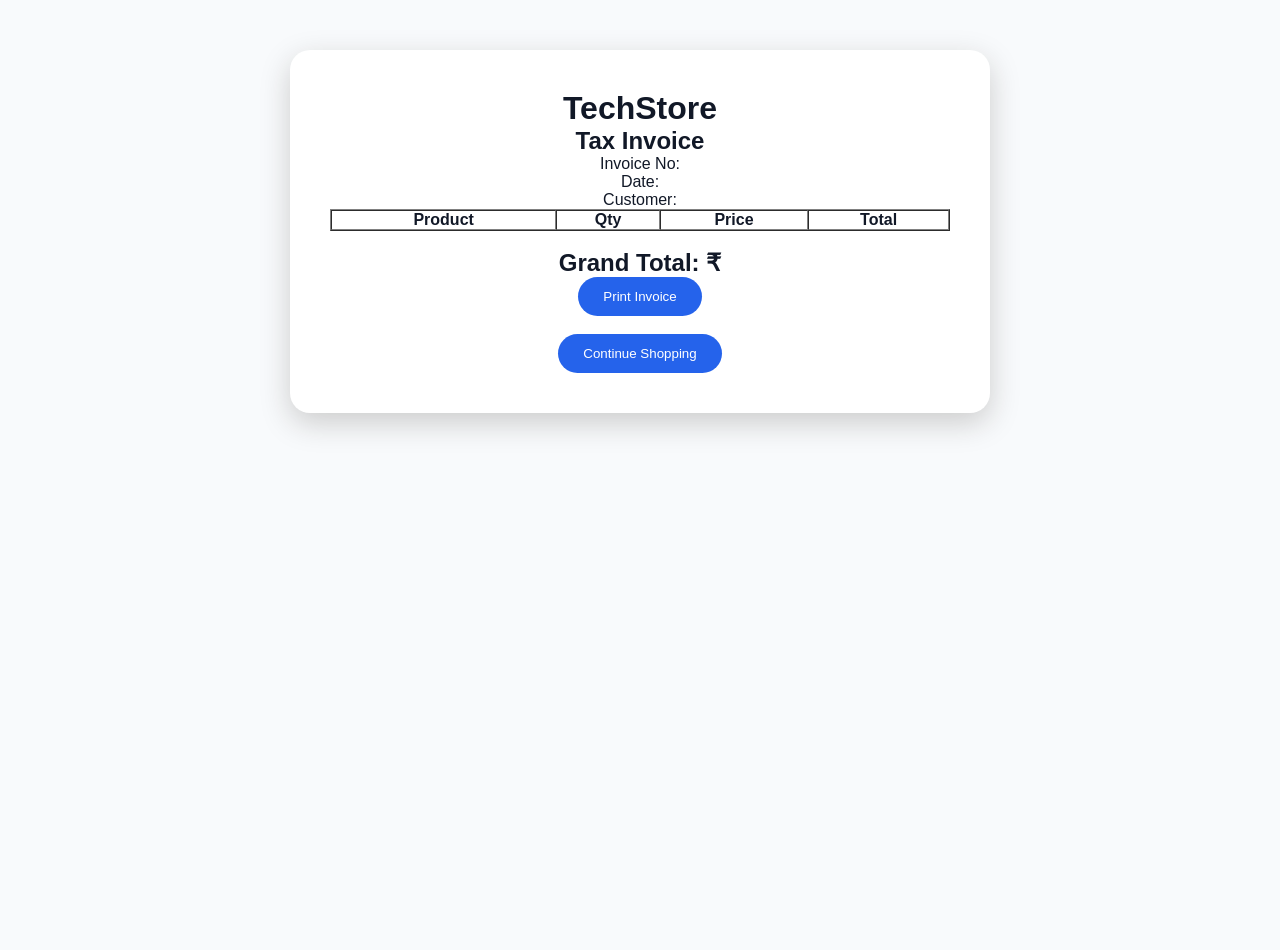
<file: ex2/invoice.html>
<!DOCTYPE html>
<html>

<head>

<title>Order Invoice</title>

<link rel="stylesheet" href="css/style.css">

</head>


<body>


<div class="invoice">

<h1>TechStore</h1>

<h2>Tax Invoice</h2>

<p>
Invoice No:
<span id="invoiceNo"></span>
</p>

<p>
Date:
<span id="date"></span>
</p>

<p>
Customer:
<span id="customer"></span>
</p>

<table border="1" width="100%" cellspacing="0" cellpadding="8">

<tr>

<th>Product</th>

<th>Qty</th>

<th>Price</th>

<th>Total</th>

</tr>

<tbody id="invoiceItems">

</tbody>

</table>

<br>

<h2>

Grand Total:
₹<span id="invoiceTotal"></span>

</h2>


<button onclick="window.print()">

Print Invoice

</button>


<br><br>


<a href="index.html">

<button>

Continue Shopping

</button>

</a>



</div>





<script src="js/products.js"></script>

<script src="js/cart.js"></script>

<script src="js/checkout.js"></script>


<script>


document.getElementById("customer")
.innerHTML =
localStorage.getItem("customerName");


let order = JSON.parse(localStorage.getItem("order"));

document.getElementById("customer").innerHTML =
order.customerName;

document.getElementById("invoiceTotal").innerHTML =
order.total;

let box = document.getElementById("invoiceItems");

order.items.forEach(item=>{

    box.innerHTML += `
        <tr>
            <td>${item.name}</td>
            <td>${item.quantity}</td>
            <td>₹${item.price}</td>
            <td>₹${item.price * item.quantity}</td>
        </tr>
    `;

}); 
</script>


</body>

</html>
</file>
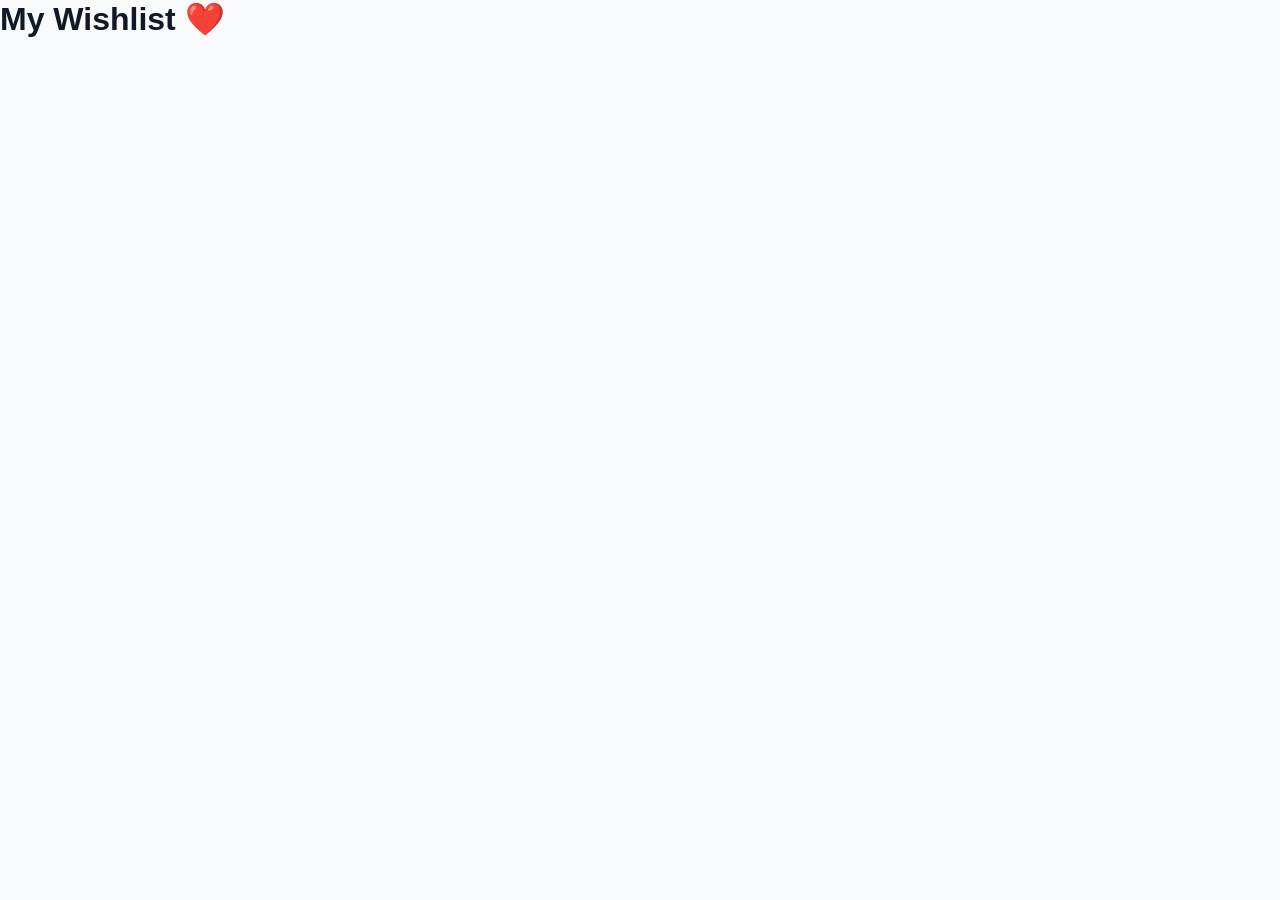
<file: ex2/wishlist.html>
<!DOCTYPE html>

<html>

<head>

<title>Wishlist</title>

<link rel="stylesheet" href="css/style.css">

</head>


<body>


<h1>

My Wishlist ❤️

</h1>


<div id="wishlistItems"></div>



<script src="js/products.js"></script>

<script src="js/cart.js"></script>

<script src="js/wishlist.js"></script>


<script>

displayWishlist();

</script>


</body>

</html>
</file>
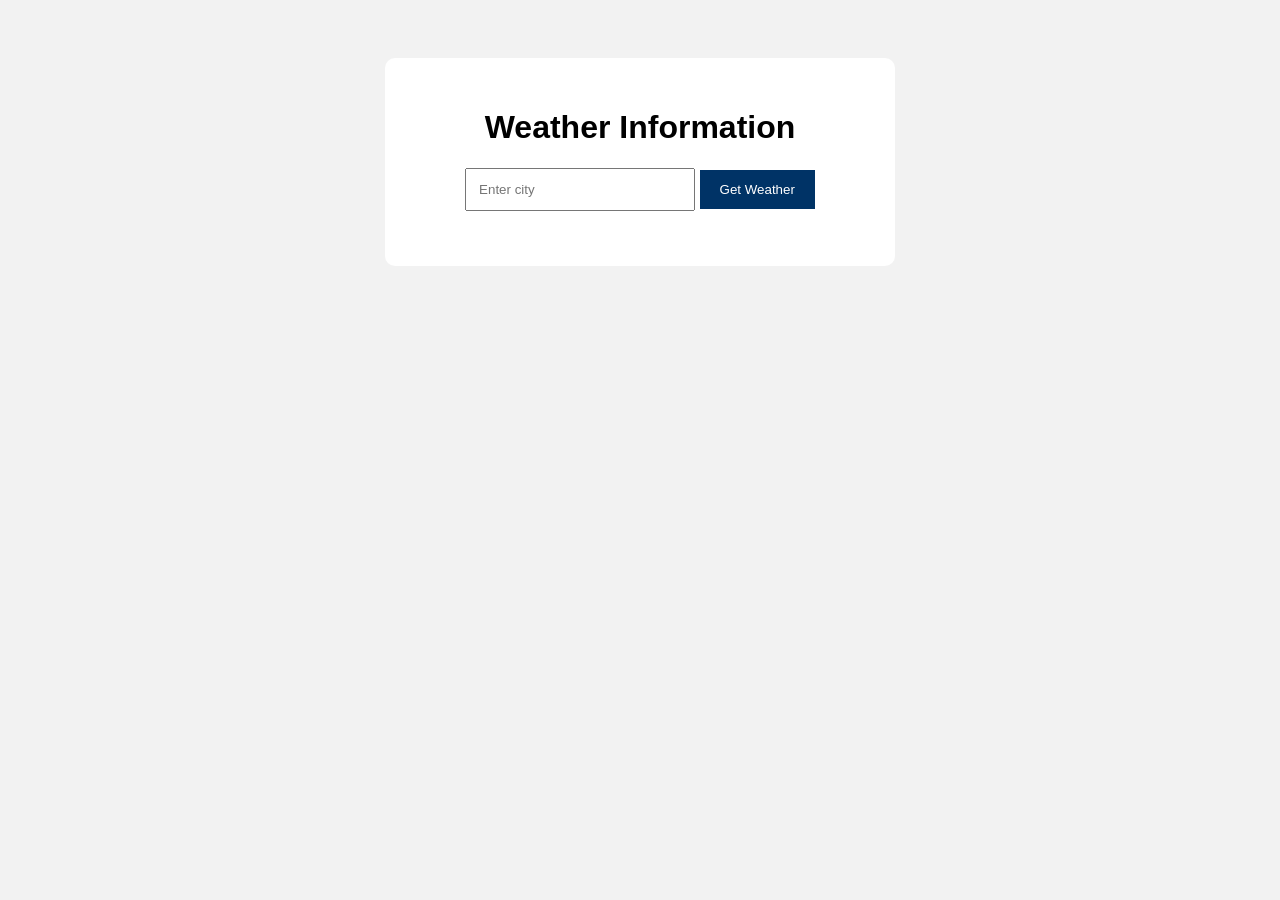
<file: ex9/ex9.html>
<html>

<head>

<title>Weather Information</title>

<style>

body {
    font-family: Arial;
    background: #f2f2f2;
    padding: 50px;
    text-align: center;
}

.container {
    background: white;
    width: 450px;
    margin: auto;
    padding: 30px;
    border-radius: 10px;
}

input {
    padding: 12px;
    width: 230px;
}

button {
    padding: 12px 20px;
    background: #003366;
    color: white;
    border: none;
    cursor: pointer;
}

#weather {
    margin-top: 25px;
    text-align: left;
}

</style>

</head>

<body>

<div class="container">

<h1>Weather Information</h1>

<input type="text" id="city" placeholder="Enter city">

<button onclick="fetchWeather()">
Get Weather
</button>

<div id="weather"></div>

</div>

<script>

function fetchWeather() {

    let city = document.getElementById("city").value;

    if (city == "") {
        alert("Enter city name");
        return;
    }

    fetch("https://geocoding-api.open-meteo.com/v1/search?name="
          + encodeURIComponent(city)
          + "&count=1&language=en&format=json")

    .then(response => response.json())

    .then(data => {

        if (!data.results) {
            document.getElementById("weather").innerHTML =
                "<p>City not found</p>";
            return;
        }

        let latitude = data.results[0].latitude;
        let longitude = data.results[0].longitude;
        let cityName = data.results[0].name;

        return fetch(
            "https://api.open-meteo.com/v1/forecast?latitude="
            + latitude
            + "&longitude="
            + longitude
            + "&current=temperature_2m,relative_humidity_2m,weather_code"
        )
        .then(response => response.json())

        .then(weather => {

            document.getElementById("weather").innerHTML =
                "<h2>" + cityName + "</h2>" +
                "<p>Temperature: "
                + weather.current.temperature_2m
                + " °C</p>" +
                "<p>Humidity: "
                + weather.current.relative_humidity_2m
                + "%</p>" +
                "<p>Weather Code: "
                + weather.current.weather_code
                + "</p>";

        });

    })

    .catch(error => {

        document.getElementById("weather").innerHTML =
            "<p>Unable to fetch weather data</p>";

    });

}

</script>

</body>

</html>
</file>
<file: ex3/style.css>
/* Google Font */
@import url('https://fonts.googleapis.com/css2?family=Poppins:wght@300;400;500;600;700&display=swap');

*{
    margin:0;
    padding:0;
    box-sizing:border-box;
    font-family:'Poppins',sans-serif;
}

body{
    min-height:100vh;
    display:flex;
    justify-content:center;
    align-items:center;
    background:linear-gradient(135deg,#4facfe,#00f2fe,#6a11cb);
    overflow:hidden;
}

/* Animated Background */

.bg-circle{
    position:absolute;
    border-radius:50%;
    filter:blur(60px);
    opacity:.35;
    animation:float 8s infinite ease-in-out;
}

.circle1{
    width:250px;
    height:250px;
    background:#ffffff;
    top:-60px;
    left:-60px;
}

.circle2{
    width:220px;
    height:220px;
    background:#ffeb3b;
    bottom:-70px;
    right:-70px;
}

.circle3{
    width:180px;
    height:180px;
    background:#ff4081;
    top:55%;
    left:10%;
}

@keyframes float{

0%{
transform:translateY(0px);
}

50%{
transform:translateY(-30px);
}

100%{
transform:translateY(0px);
}

}

.container{
    width:100%;
    max-width:720px;
    padding:20px;
}

.card{

background:rgba(255,255,255,.18);
backdrop-filter:blur(18px);
border:1px solid rgba(255,255,255,.25);

border-radius:22px;

padding:35px;

text-align:center;

box-shadow:0 20px 45px rgba(0,0,0,.25);

animation:fadeIn .5s;

}

@keyframes fadeIn{

from{
opacity:0;
transform:translateY(20px);
}

to{
opacity:1;
transform:translateY(0);
}

}

.hide{
display:none;
}

.logo{
font-size:75px;
color:#fff;
margin-bottom:15px;
}

.trophy{
font-size:80px;
color:gold;
margin-bottom:15px;
}

h1{
color:#fff;
margin-bottom:15px;
}

h2{
color:#fff;
margin-bottom:10px;
}

h3{
color:#fff;
margin:30px 0;
line-height:1.5;
}

p{
color:#f2f2f2;
margin-bottom:25px;
}

button{

border:none;
outline:none;

padding:14px 28px;

border-radius:50px;

cursor:pointer;

font-size:17px;

font-weight:600;

transition:.3s;

}

#start-btn,
#next-btn,
#restart-btn{

background:#ffffff;
color:#2575fc;

}

#start-btn:hover,
#next-btn:hover,
#restart-btn:hover{

background:#2575fc;
color:#fff;
transform:scale(1.05);

}

.top{

display:flex;

justify-content:space-between;

align-items:center;

margin-bottom:15px;

flex-wrap:wrap;

gap:10px;

}

#score-box{

background:#ffffff;

padding:8px 16px;

border-radius:25px;

font-weight:bold;

color:#2575fc;

}

.progress-bar{

width:100%;

height:12px;

background:#ddd;

border-radius:20px;

overflow:hidden;

margin:20px 0;

}

#progress{

height:100%;

width:0%;

background:linear-gradient(90deg,#00e676,#00c853);

transition:.4s;

}

.btn-grid{

display:grid;

grid-template-columns:1fr 1fr;

gap:18px;

margin:30px 0;

}

.answer-btn{

padding:15px;

border:none;

border-radius:12px;

background:#ffffff;

font-size:16px;

cursor:pointer;

font-weight:500;

transition:.3s;

}

.answer-btn:hover{

background:#2575fc;

color:#fff;

transform:translateY(-3px);

}

.correct{

background:#4caf50 !important;

color:#fff;

}

.wrong{

background:#f44336 !important;

color:#fff;

}

#percentage{

font-size:40px;

font-weight:bold;

color:#ffeb3b;

margin-top:10px;

}

#remark{

font-size:22px;

font-weight:bold;

margin-top:20px;

color:#fff;

}

@media(max-width:650px){

.card{

padding:22px;

}

.btn-grid{

grid-template-columns:1fr;

}

.top{

flex-direction:column;

}

button{

width:100%;

}

h1{

font-size:28px;

}

h3{

font-size:18px;

}

}
</file>
<file: ex4/style.css>
*{
margin:0;
padding:0;
box-sizing:border-box;
font-family:Poppins,sans-serif;
}

body{

height:100vh;

display:flex;

justify-content:center;

align-items:center;

background:linear-gradient(135deg,#141E30,#243B55);

}

.calculator{

width:430px;

background:rgba(255,255,255,.08);

backdrop-filter:blur(18px);

padding:25px;

border-radius:20px;

box-shadow:0 15px 35px rgba(0,0,0,.45);

}

h2{

text-align:center;

color:white;

margin-bottom:15px;

}

.history{

height:25px;

color:#ccc;

text-align:right;

margin-bottom:8px;

font-size:15px;

overflow:hidden;

}

#display{

width:100%;

height:65px;

font-size:28px;

padding:10px;

border:none;

border-radius:12px;

outline:none;

text-align:right;

background:#ffffff15;

color:white;

margin-bottom:20px;

}

.buttons{

display:grid;

grid-template-columns:repeat(4,1fr);

gap:12px;

}

button{

height:58px;

font-size:20px;

border:none;

border-radius:12px;

cursor:pointer;

transition:.25s;

background:#ffffff18;

color:white;

}

button:hover{

transform:scale(1.05);

background:#ffffff30;

}

.operator{

background:#ff9800;

}

.operator:hover{

background:#ffa726;

}

.equal{

grid-column:span 3;

background:#00c853;

}

.equal:hover{

background:#00e676;

}

.function{

background:#f44336;

}

.function:hover{

background:#ef5350;

}

.scientific{

background:#2196f3;

}

.scientific:hover{

background:#42a5f5;

}

@media(max-width:500px){

.calculator{

width:95%;

}

button{

height:55px;

font-size:18px;

}

}
</file>
<file: ex1/portfolio/style.css>
/* ===============================
   RATHEESH R PORTFOLIO CSS
   Modern Glass + Aurora Design
================================ */


*{
    margin:0;
    padding:0;
    box-sizing:border-box;
    font-family:'Poppins',sans-serif;
    scroll-behavior:smooth;
}


:root{

    --bg:#050816;
    --card:rgba(255,255,255,0.08);
    --primary:#00e5ff;
    --secondary:#8b5cf6;
    --text:#ffffff;
    --gray:#b6b6c9;

}


body{

    background:var(--bg);
    color:white;
    overflow-x:hidden;

}



/* Animated background */


body::before{

content:"";

position:fixed;

width:500px;
height:500px;

background:#00e5ff;

filter:blur(180px);

top:-200px;
left:-200px;

opacity:.35;

z-index:-1;

}


body::after{

content:"";

position:fixed;

width:500px;
height:500px;

background:#8b5cf6;

filter:blur(180px);

right:-200px;
bottom:-200px;

opacity:.35;

z-index:-1;

}



/* Loader */


.loader{

position:fixed;

height:100vh;
width:100%;

background:#050816;

display:flex;

justify-content:center;

align-items:center;

flex-direction:column;

z-index:9999;

}


.loader-circle{

width:70px;
height:70px;

border-radius:50%;

border:5px solid transparent;

border-top-color:#00e5ff;

animation:spin 1s linear infinite;

}


.loader h2{

margin-top:20px;

color:#00e5ff;

}



@keyframes spin{

100%{
transform:rotate(360deg);
}

}





/* Navbar */


header{

position:fixed;

width:100%;

top:0;

z-index:1000;

backdrop-filter:blur(15px);

}



nav{

max-width:1200px;

margin:auto;

padding:20px;

display:flex;

justify-content:space-between;

align-items:center;

}



.logo{

font-size:32px;

font-weight:800;

}


.logo span{

color:var(--primary);

}



.nav-links{

display:flex;

gap:30px;

list-style:none;

}



.nav-links a{

text-decoration:none;

color:white;

font-size:15px;

transition:.3s;

}


.nav-links a:hover{

color:var(--primary);

}





/* Hero */


.hero{

min-height:100vh;

max-width:1200px;

margin:auto;

display:flex;

align-items:center;

justify-content:space-between;

padding:100px 20px;

}



.hero-content{

max-width:600px;

}



.hello{

color:var(--primary);

font-size:20px;

}



.hero h1{

font-size:70px;

font-weight:800;

}



.hero h1 span{

color:var(--primary);

}



.hero h2{

font-size:35px;

margin:10px 0;

}



.typing{

color:#00e5ff;

}



.hero-text{

color:var(--gray);

line-height:1.8;

margin:20px 0;

}





.hero-buttons{

display:flex;

gap:20px;

}



.btn{

padding:14px 35px;

border-radius:30px;

text-decoration:none;

font-weight:600;

transition:.4s;

}



.primary{

background:#00e5ff;

color:#000;

}



.secondary{

border:2px solid #00e5ff;

color:white;

}



.btn:hover{

transform:translateY(-5px);

box-shadow:0 0 30px #00e5ff;

}





.social{

display:flex;

gap:20px;

margin-top:30px;

}


.social a{

color:white;

text-decoration:none;

}




/* Profile Image */


.hero-image{

position:relative;

}



.hero-image img{

width:350px;

height:350px;

object-fit:cover;

border-radius:50%;

border:5px solid #00e5ff;

position:relative;

z-index:2;

}



.glow{

position:absolute;

width:350px;

height:350px;

background:#00e5ff;

filter:blur(100px);

}





/* Common Sections */


.section{

max-width:1200px;

margin:auto;

padding:100px 20px;

}



.title{

text-align:center;

margin-bottom:50px;

}


.title p{

color:#00e5ff;

}



.title h2{

font-size:45px;

}





/* About */


.about-container{

display:grid;

grid-template-columns:1fr 1fr;

gap:40px;

}



.about-card,
.stat-card,
.project-card,
.timeline-box,
.contact-box{

background:var(--card);

border:1px solid rgba(255,255,255,.15);

backdrop-filter:blur(20px);

border-radius:20px;

padding:30px;

transition:.4s;

}



.about-card:hover,
.stat-card:hover,
.project-card:hover{

transform:translateY(-10px);

border-color:#00e5ff;

}





.about-card p{

color:var(--gray);

line-height:1.8;

margin-top:15px;

}





.stats{

display:grid;

grid-template-columns:1fr 1fr;

gap:20px;

}


.stat-card{

text-align:center;

}



.stat-card h2{

font-size:45px;

color:#00e5ff;

}





/* Skills */


.skills-grid{

display:grid;

grid-template-columns:repeat(5,1fr);

gap:20px;

}



.skill{

padding:25px;

text-align:center;

background:var(--card);

border-radius:20px;

border:1px solid rgba(255,255,255,.15);

transition:.3s;

}



.skill:hover{

background:#00e5ff;

color:#000;

transform:scale(1.08);

}





/* Projects */


.project-grid{

display:grid;

grid-template-columns:1fr 1fr;

gap:30px;

}



.project-card h3{

color:#00e5ff;

margin-bottom:15px;

}



.project-card p{

color:var(--gray);

line-height:1.7;

}



.tags span{

display:inline-block;

padding:6px 15px;

margin:10px 5px 0 0;

border-radius:20px;

background:#111827;

color:#00e5ff;

}





/* Education */


.timeline{

display:flex;

flex-direction:column;

gap:30px;

}



.timeline-box span{

color:#00e5ff;

}





/* Contact */


.contact-box{

text-align:center;

font-size:20px;

line-height:3;

}





footer{

text-align:center;

padding:30px;

background:#020617;

color:#aaa;

}






/* Mobile */


@media(max-width:900px){


.hero{

flex-direction:column-reverse;

text-align:center;

}



.hero h1{

font-size:45px;

}


.hero-image img{

width:250px;
height:250px;

}



.about-container,
.project-grid{

grid-template-columns:1fr;

}



.skills-grid{

grid-template-columns:repeat(2,1fr);

}


.nav-links{

display:none;

}


}

.exercise-links {
    display: flex;
    flex-wrap: wrap;
    gap: 10px;
    margin-top: 20px;
}

.exercise-links a {
    display: inline-block;
    padding: 10px 18px;
    border-radius: 8px;
    background: #6c63ff;
    color: white;
    text-decoration: none;
    font-size: 14px;
    font-weight: 600;
    transition: 0.3s ease;
}

.exercise-links a:hover {
    background: #5148d8;
    transform: translateY(-3px);
}
</file>
<file: ex2/css/cart.css>
body{
    background:#f8fafc;
    font-family:Arial;
}


.cartTitle{
    text-align:center;
    color:#2563eb;
    margin:30px;
}


#cartItems{
    max-width:900px;
    margin:auto;
}


.cartProduct{

display:flex;

align-items:center;

justify-content:space-between;

gap:20px;

padding:20px;

margin-bottom:20px;

background:white;

border-radius:18px;

box-shadow:0 6px 20px rgba(0,0,0,.08);

transition:.3s;

}

.cartProduct:hover{

transform:translateY(-3px);

}


.cartProduct img{

    width:100px;
    height:100px;
    object-fit:cover;
    border-radius:15px;

}


.quantity{
    display:flex;
    align-items:center;
    gap:12px;
    margin-top:10px;
}

.quantity span{
    font-size:18px;
    font-weight:bold;
}

.quantity button{
    width:35px;
    height:35px;
    border:none;
    border-radius:50%;
    background:#2563eb;
    color:white;
    cursor:pointer;
    font-size:18px;
}


.remove{
    width:45px;
    height:45px;
    border:none;
    border-radius:50%;
    background:#ef4444;
    color:white;
    font-size:20px;
    cursor:pointer;
}

.cartSummary{
    max-width:900px;
    margin:30px auto;
    background:white;
    padding:25px;
    border-radius:15px;
    text-align:center;
    box-shadow:0 5px 20px rgba(0,0,0,.1);
}

.checkoutBtn{
    width:100%;
    margin-top:20px;
    padding:15px;
    font-size:18px;
    border:none;
    border-radius:10px;
    background:#2563eb;
    color:white;
    cursor:pointer;
}

.checkoutBtn:hover{
    background:#1d4ed8;
}
.emptyCart{
    text-align:center;
    background:white;
    padding:60px;
    border-radius:20px;
    box-shadow:0 5px 20px rgba(0,0,0,.1);
}
.cartSummary{
    max-width:900px;
    margin:30px auto;
    padding:25px;
    background:#fff;
    border-radius:15px;
    box-shadow:0 5px 15px rgba(0,0,0,.1);
}

.cartSummary h3{
    margin-bottom:20px;
}

.cartSummary p{
    display:flex;
    justify-content:space-between;
    font-size:18px;
    margin:10px 0;
}

.cartSummary h2{
    display:flex;
    justify-content:space-between;
    margin-top:20px;
}
</file>
<file: ex2/css/checkout.css>
body{

font-family:Arial;
background:#f1f5f9;
padding:40px;

}



h1{

text-align:center;

color:#2563eb;

}



.checkoutBox{

background:white;

max-width:600px;

margin:auto;

padding:30px;

border-radius:20px;

box-shadow:0 10px 30px #ddd;

}



input{

width:100%;

padding:15px;

margin:10px 0;

border-radius:10px;

border:1px solid #ccc;

}



button{

padding:12px 25px;

border:none;

border-radius:20px;

background:#2563eb;

color:white;

cursor:pointer;

}



.orderBtn{

width:100%;

margin-top:20px;

font-size:18px;

}
#name,
#phone,
#address,
#coupon{
    width:575px;
    padding:12px;
    border-radius:8px;
}
</file>
<file: ex2/css/style.css>
*{
    margin:0;
    padding:0;
    box-sizing:border-box;
    font-family:'Poppins',Arial,sans-serif;
}


body{

    background:#f8fafc;
    color:#111827;
    min-height:100vh;

}


/* NAVBAR */

.navbar{

    width:100%;
    padding:18px 5%;
    display:flex;
    align-items:center;
    justify-content:space-between;

    background:white;

    box-shadow:0 5px 20px rgba(0,0,0,.08);

    position:sticky;
    top:0;
    z-index:1000;

}



.logo{

    font-size:28px;
    font-weight:800;
    color:#2563eb;

}



.logo i{

    margin-right:8px;

}




.navbar ul{

    display:flex;
    list-style:none;
    gap:25px;

}



.navbar ul a{

    text-decoration:none;
    color:#374151;
    font-weight:600;

}



.navbar ul a:hover{

    color:#2563eb;

}





/* SEARCH */


.searchBox{

    display:flex;
    background:#f1f5f9;
    border-radius:30px;
    overflow:hidden;

}



.searchBox input{

    width:260px;
    border:none;
    outline:none;
    padding:12px 20px;
    background:transparent;

}



.searchBox button{

    border:none;
    padding:0 18px;
    background:#2563eb;
    color:white;

}




/* ICONS */


.icons{

    display:flex;
    align-items:center;
    gap:20px;

}


.icons button{

    border:none;
    background:#e2e8f0;
    padding:10px;
    border-radius:50%;
    cursor:pointer;

}



.cartIcon{

    position:relative;
    font-size:25px;
    cursor:pointer;

}



#cartCount{

    position:absolute;

    top:-12px;
    right:-12px;

    background:red;
    color:white;

    font-size:12px;

    width:22px;
    height:22px;

    display:flex;
    align-items:center;
    justify-content:center;

    border-radius:50%;

}





/* HERO */


.hero{

    min-height:500px;

    display:flex;

    justify-content:space-around;

    align-items:center;

    padding:50px 8%;

    background:

    linear-gradient(
    135deg,
    #2563eb,
    #06b6d4
    );

    color:white;

}



.heroText h1{

    font-size:55px;

}


.heroText p{

    font-size:22px;
    margin:20px 0;

}



.heroText button{

    padding:15px 35px;

    border:none;

    border-radius:30px;

    background:white;

    color:#2563eb;

    font-weight:bold;

    cursor:pointer;

}




.heroImage img{

    width:350px;

    animation:float 3s infinite;

}



@keyframes float{

50%{

transform:translateY(-20px);

}

}






/* CATEGORY */


.categories{

    display:flex;

    justify-content:center;

    gap:15px;

    padding:30px;

    flex-wrap:wrap;

}



.category{

    padding:12px 25px;

    border:none;

    border-radius:30px;

    background:#e2e8f0;

    cursor:pointer;

    font-weight:bold;

}



.category:hover,
.category.active{

    background:#2563eb;

    color:white;

}







/* PRODUCTS */


.products{

    padding:40px 6%;

}


.products h2{

    text-align:center;

    font-size:35px;

    margin-bottom:30px;

}




#productContainer{

    display:grid;

    grid-template-columns:

    repeat(auto-fit,minmax(250px,1fr));

    gap:25px;

}





/* PRODUCT CARD */


.productCard{

    background:white;

    border-radius:20px;

    padding:20px;

    box-shadow:

    0 10px 25px rgba(0,0,0,.08);

    transition:.3s;

}



.productCard:hover{

    transform:translateY(-10px);

}





.productCard img{

    width:100%;

    height:220px;

    object-fit:cover;

    border-radius:15px;

}



.productCard h3{

    margin:15px 0;

}



.price{

    color:#2563eb;

    font-size:22px;

    font-weight:bold;

}





.addBtn{

    width:100%;

    padding:12px;

    margin-top:15px;

    border:none;

    background:#2563eb;

    color:white;

    border-radius:12px;

    cursor:pointer;

}



.addBtn:hover{

    background:#1d4ed8;

}





/* FLOATING CART */


.floatingCart{

    position:fixed;

    right:25px;

    bottom:25px;

    width:65px;

    height:65px;

    border-radius:50%;

    background:#2563eb;

    color:white;

    display:flex;

    justify-content:center;

    align-items:center;

    font-size:25px;

    box-shadow:0 10px 30px #2563eb;

}



#floatingCount{

    position:absolute;

    top:-5px;

    right:-5px;

    background:red;

    border-radius:50%;

    padding:5px;

}





/* TOAST */


#toast{

    position:fixed;

    bottom:30px;

    left:50%;

    transform:translateX(-50%);

    background:#16a34a;

    color:white;

    padding:15px 30px;

    border-radius:30px;

    display:none;

}






/* FOOTER */


footer{

    background:#020617;

    color:white;

    padding:25px;

    display:flex;

    justify-content:space-around;

}






/* MOBILE */


@media(max-width:900px){


.navbar{

flex-wrap:wrap;

gap:15px;

}


.navbar ul{

display:none;

}


.hero{

flex-direction:column;

text-align:center;

}



.heroText h1{

font-size:38px;

}



.heroImage img{

width:250px;

}



.searchBox input{

width:150px;

}


}

.sale{

position:absolute;

background:red;

color:white;

padding:8px 15px;

border-radius:20px;

font-size:12px;

}



.productCard{

position:relative;

}



.productCard del{

color:#64748b;

font-size:14px;

margin-left:10px;

}



.wishBtn{

position:absolute;

right:20px;

top:20px;

border:none;

background:white;

font-size:22px;

cursor:pointer;

}
.invoice{

max-width:700px;

margin:50px auto;

background:white;

padding:40px;

border-radius:20px;

text-align:center;

box-shadow:0 10px 30px #ccc;

}



.invoice button{

padding:12px 25px;

background:#2563eb;

color:white;

border:none;

border-radius:20px;

cursor:pointer;

}
</file>
